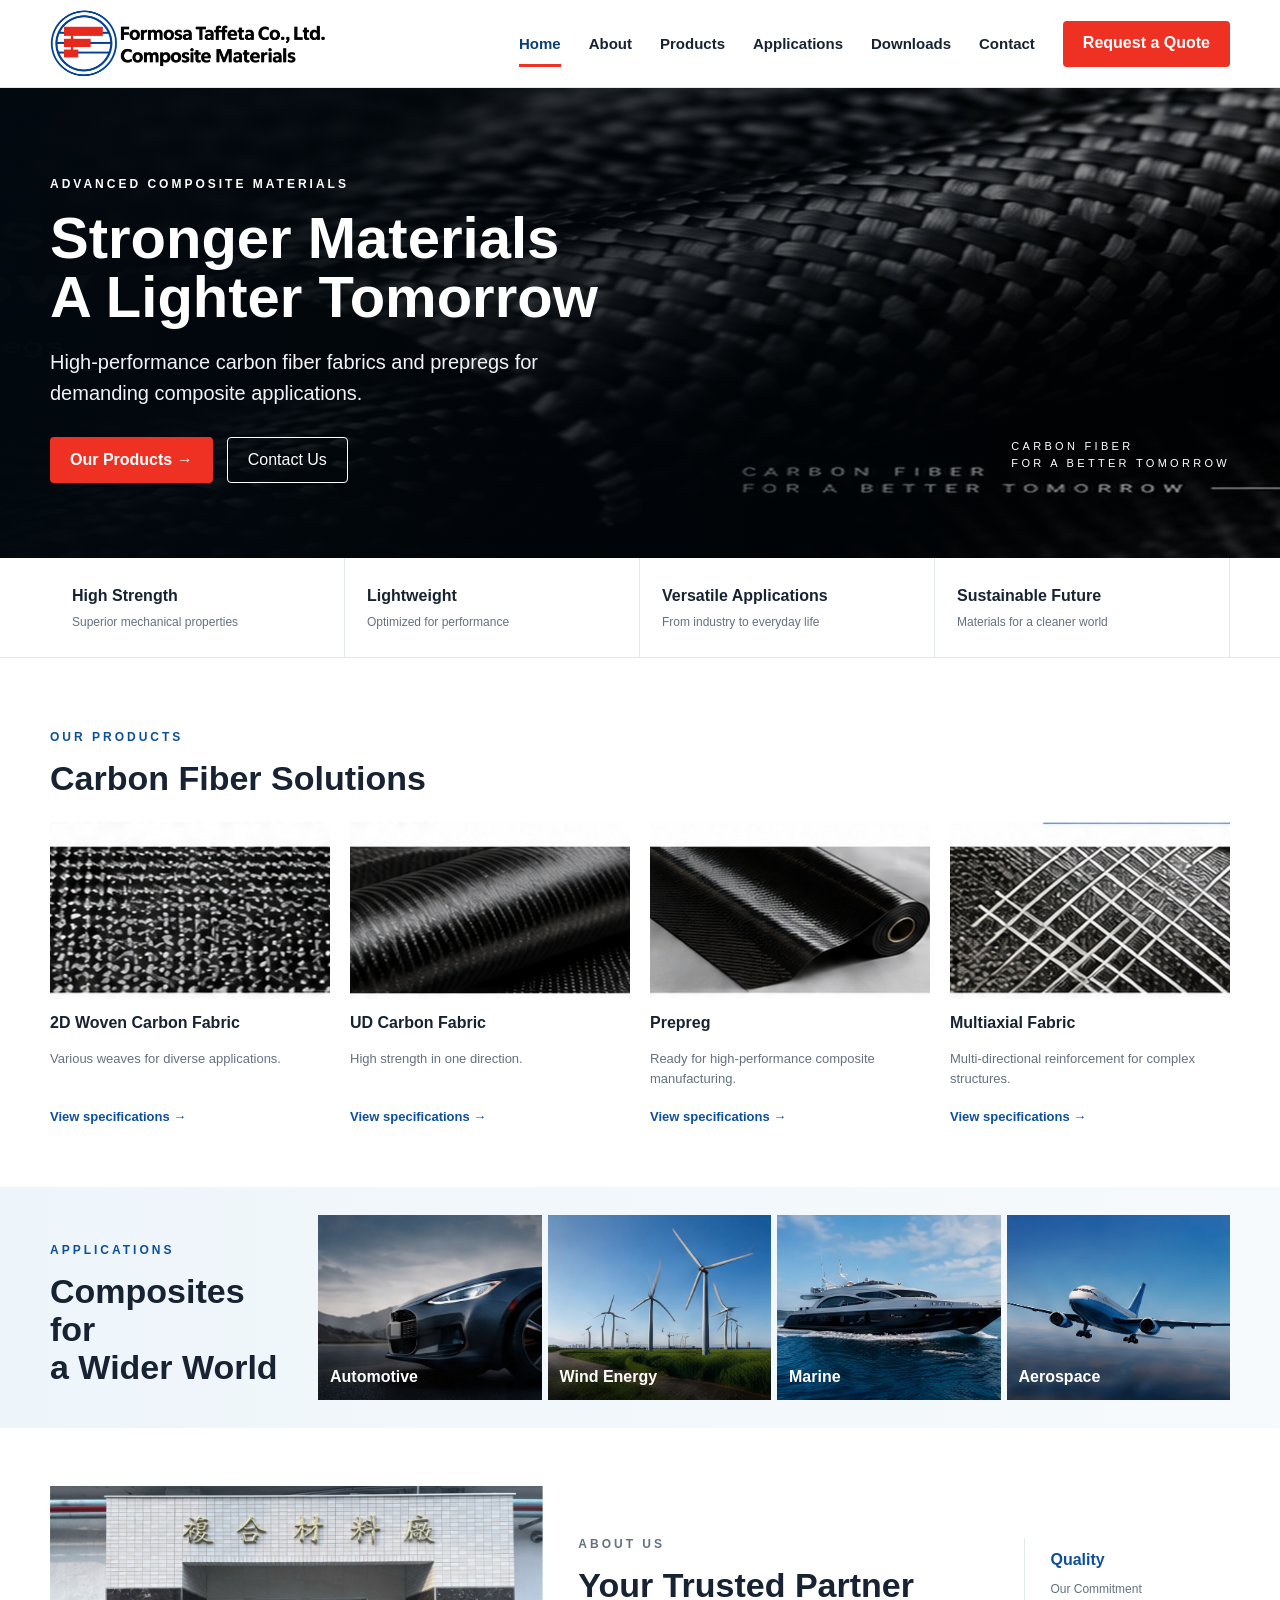
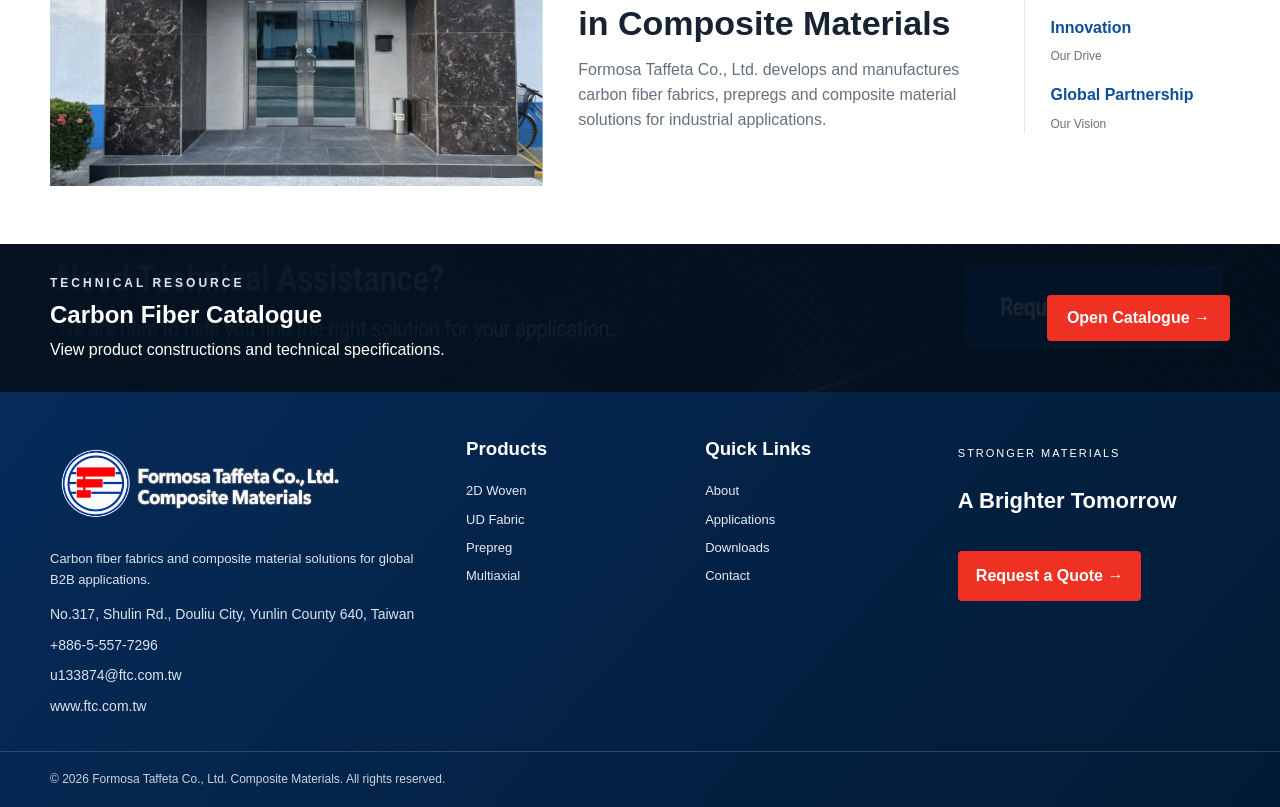
<file: index.html>
<!doctype html>
<html lang="en">
<head>
  <meta charset="utf-8">
  <meta name="viewport" content="width=device-width, initial-scale=1">
  <meta name="description" content="Formosa Taffeta composite materials: 2D woven carbon fabric, UD fabric, prepreg and multiaxial fabric for B2B applications.">
  <title>Formosa Taffeta Composite Materials</title>
  <link rel="stylesheet" href="css/style.css">
</head>
<body>
<header class="site-header">
  <div class="site-container header-inner">
    <a class="brand" href="index.html" aria-label="Formosa Taffeta Composite Materials home">
      <img src="images/logo.png" alt="Formosa Taffeta Co., Ltd. Composite Materials">
    </a>
    <button class="menu-toggle" type="button" aria-label="Open navigation" aria-expanded="false">☰</button>
    <nav class="main-nav" aria-label="Primary navigation">
      <a class="active" href="index.html">Home</a>
      <a href="index.html#about">About</a>
      <a href="index.html#products">Products</a>
      <a href="index.html#applications">Applications</a>
      <a href="index.html#downloads">Downloads</a>
      <a href="contact.html">Contact</a>
      <a class="quote-btn" href="request-a-quote.html">Request a Quote</a>
    </nav>
  </div>
</header>

<main class="home-content">
  <section class="home-hero">
    <div class="site-container hero-inner">
      <div class="hero-copy">
        <p class="eyebrow">ADVANCED COMPOSITE MATERIALS</p>
        <h1>Stronger Materials<br>A Lighter Tomorrow</h1>
        <p class="hero-lead">High-performance carbon fiber fabrics and prepregs for demanding composite applications.</p>
        <div class="hero-actions">
          <a class="btn primary" href="#products">Our Products →</a>
          <a class="btn ghost" href="#contact">Contact Us</a>
        </div>
      </div>
      <p class="hero-caption">CARBON FIBER<br>FOR A BETTER TOMORROW</p>
    </div>
  </section>

  <section class="benefit-strip">
    <div class="site-container benefit-grid">
      <article><b>High Strength</b><span>Superior mechanical properties</span></article>
      <article><b>Lightweight</b><span>Optimized for performance</span></article>
      <article><b>Versatile Applications</b><span>From industry to everyday life</span></article>
      <article><b>Sustainable Future</b><span>Materials for a cleaner world</span></article>
    </div>
  </section>

  <section class="section products-section" id="products">
    <div class="site-container">
      <div class="section-head">
        <div><p class="section-kicker">OUR PRODUCTS</p><h2>Carbon Fiber Solutions</h2></div>
      </div>
      <div class="product-grid">
        <article class="product-card">
          <img src="images/product-2d-woven.jpg" alt="2D woven carbon fiber fabric">
          <h3>2D Woven Carbon Fabric</h3><p>Various weaves for diverse applications.</p>
          <a href="product-2d-woven.html">View specifications →</a>
        </article>
        <article class="product-card">
          <img src="images/product-ud.jpg" alt="UD carbon fabric">
          <h3>UD Carbon Fabric</h3><p>High strength in one direction.</p>
          <a href="product-ud.html">View specifications →</a>
        </article>
        <article class="product-card">
          <img src="images/product-prepreg.jpg" alt="Carbon fiber prepreg">
          <h3>Prepreg</h3><p>Ready for high-performance composite manufacturing.</p>
          <a href="product-prepreg.html">View specifications →</a>
        </article>
        <article class="product-card">
          <img src="images/product-multiaxial.jpg" alt="Multiaxial carbon fiber fabric">
          <h3>Multiaxial Fabric</h3><p>Multi-directional reinforcement for complex structures.</p>
          <a href="product-multiaxial.html">View specifications →</a>
        </article>
      </div>
    </div>
  </section>

  <section class="applications-band" id="applications">
    <div class="site-container applications-layout">
      <div class="applications-intro"><p class="section-kicker">APPLICATIONS</p><h2>Composites for<br>a Wider World</h2></div>
      <div class="applications-grid">
        <figure><img src="images/app-automotive.jpg" alt="Automotive composite application"><figcaption>Automotive</figcaption></figure>
        <figure><img src="images/app-wind-energy.jpg" alt="Wind energy composite application"><figcaption>Wind Energy</figcaption></figure>
        <figure><img src="images/app-marine.jpg" alt="Marine composite application"><figcaption>Marine</figcaption></figure>
        <figure><img src="images/app-aerospace.jpg" alt="Aerospace composite application"><figcaption>Aerospace</figcaption></figure>
      </div>
    </div>
  </section>

  <section class="section" id="about">
    <div class="site-container about-grid">
      <img class="about-image" src="images/about-factory.jpg" alt="Formosa Taffeta manufacturing facility">
      <div class="about-copy">
        <p class="section-kicker">ABOUT US</p>
        <h2>Your Trusted Partner<br>in Composite Materials</h2>
        <p>Formosa Taffeta Co., Ltd. develops and manufactures carbon fiber fabrics, prepregs and composite material solutions for industrial applications.</p>
      </div>
      <div class="about-values"><b>Quality</b><span>Our Commitment</span><b>Innovation</b><span>Our Drive</span><b>Global Partnership</b><span>Our Vision</span></div>
    </div>
  </section>

  <section class="download-band" id="downloads">
    <div class="site-container download-inner">
      <div><p class="section-kicker light">TECHNICAL RESOURCE</p><h2>Carbon Fiber Catalogue</h2><p>View product constructions and technical specifications.</p></div>
      <a class="btn primary" href="FTC_Carbon_Fiber_Catalogue.pdf" target="_blank" rel="noopener">Open Catalogue →</a>
    </div>
  </section>
</main>

<footer class="site-footer" id="contact">
  <div class="site-container footer-main">
    <div class="footer-brand">
      <img src="images/imageslogo-footer.png" alt="Formosa Taffeta Co., Ltd. Composite Materials">
      <p>Carbon fiber fabrics and composite material solutions for global B2B applications.</p>
      <div class="footer-contact">
        <span>No.317, Shulin Rd., Douliu City, Yunlin County 640, Taiwan</span>
        <a href="tel:+88655577296">+886-5-557-7296</a>
        <a href="mailto:u133874@ftc.com.tw">u133874@ftc.com.tw</a>
        <a href="https://www.ftc.com.tw/" target="_blank" rel="noopener">www.ftc.com.tw</a>
      </div>
    </div>
    <div class="footer-col">
      <h3>Products</h3>
      <a href="product-2d-woven.html">2D Woven</a>
      <a href="product-ud.html">UD Fabric</a>
      <a href="product-prepreg.html">Prepreg</a>
      <a href="product-multiaxial.html">Multiaxial</a>
    </div>
    <div class="footer-col">
      <h3>Quick Links</h3>
      <a href="index.html#about">About</a>
      <a href="index.html#applications">Applications</a>
      <a href="index.html#downloads">Downloads</a>
      <a href="contact.html">Contact</a>
    </div>
    <div class="footer-cta">
      <p class="footer-eyebrow">STRONGER MATERIALS</p>
      <h3>A Brighter Tomorrow</h3>
      <a class="footer-quote" href="request-a-quote.html">Request a Quote →</a>
    </div>
  </div>
  <div class="footer-bottom">
    <div class="site-container footer-bottom-inner">
      <span>© 2026 Formosa Taffeta Co., Ltd. Composite Materials. All rights reserved.</span>
    </div>
  </div>
</footer>
<script>
const menuToggle = document.querySelector('.menu-toggle');
const mainNav = document.querySelector('.main-nav');
if (menuToggle && mainNav) {
  menuToggle.addEventListener('click', () => {
    const open = mainNav.classList.toggle('open');
    menuToggle.setAttribute('aria-expanded', open ? 'true' : 'false');
  });
}
</script>
</body>
</html>
</file>
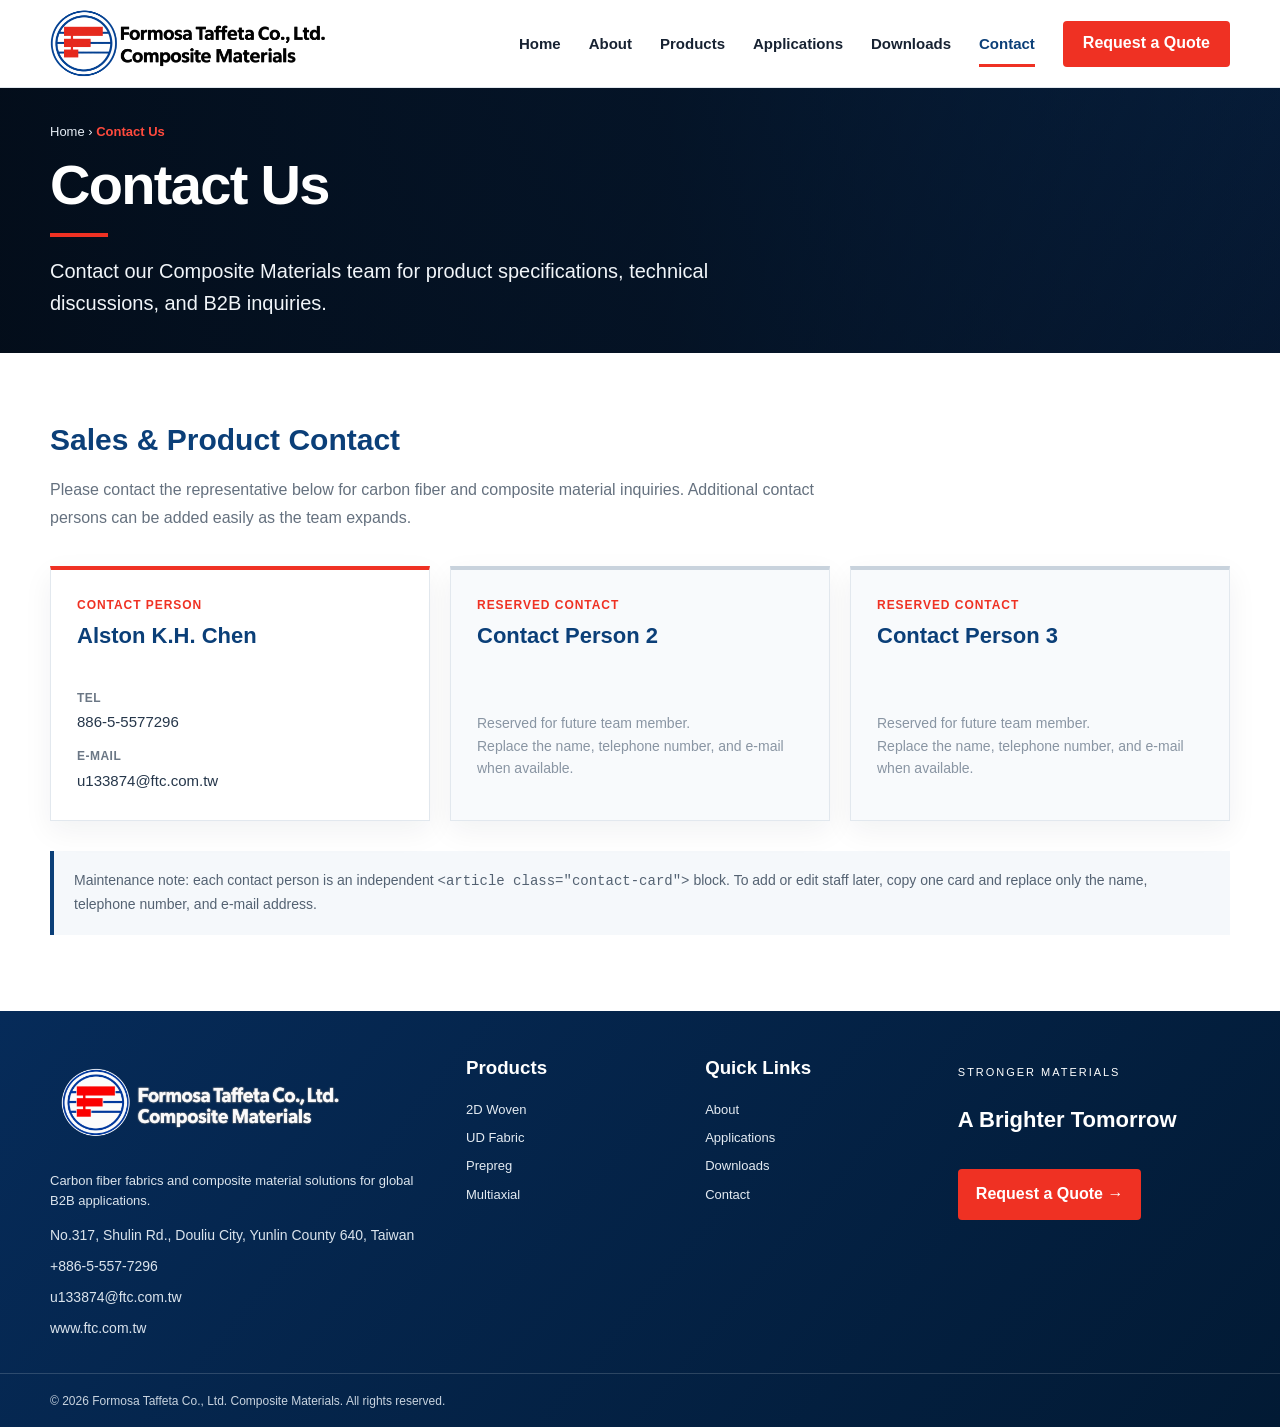
<file: contact.html>
<!doctype html>
<html lang="en">
<head>
  <meta charset="utf-8">
  <meta name="viewport" content="width=device-width,initial-scale=1">
  <meta name="description" content="Contact Formosa Taffeta Co., Ltd. Composite Materials for carbon fiber and composite material inquiries.">
  <title>Contact Us | Formosa Taffeta Composite Materials</title>
  <link rel="stylesheet" href="css/style.css">

  <style>
    .contact-hero{
      min-height:265px;
      display:flex;
      align-items:center;
      color:#fff;
      background:
        linear-gradient(90deg,rgba(3,11,22,.95),rgba(3,11,22,.76) 52%,rgba(3,11,22,.30)),
        linear-gradient(135deg,#0b3f78,#071d3b);
    }
    .contact-hero h1{
      margin:12px 0 0;
      font-size:56px;
      font-weight:800;
      line-height:1.05;
      letter-spacing:-.03em;
    }
    .contact-hero .breadcrumb{
      margin:0 0 14px;
      font-size:13px;
      color:#e7eef6;
    }
    .contact-hero .breadcrumb strong{color:#ff4a3d}
    .contact-hero .accent-line{
      width:58px;
      height:4px;
      background:var(--red);
      margin:18px 0;
    }
    .contact-hero p:last-child{
      margin:0;
      max-width:720px;
      font-size:20px;
      line-height:1.6;
      color:#f1f5f9;
    }

    .contact-main{
      padding:64px 0 76px;
      background:#fff;
    }
    .contact-intro{
      max-width:780px;
      margin-bottom:34px;
    }
    .contact-intro h2{
      margin:0 0 12px;
      color:var(--navy);
      font-size:30px;
      font-weight:800;
    }
    .contact-intro p{
      margin:0;
      color:var(--muted);
      font-size:16px;
      line-height:1.75;
    }

    .contact-grid{
      display:grid;
      grid-template-columns:repeat(3,1fr);
      gap:20px;
      align-items:stretch;
    }
    .contact-card{
      border:1px solid var(--line);
      background:#fff;
      padding:26px;
      min-height:255px;
      box-shadow:0 10px 28px rgba(10,32,58,.06);
      display:flex;
      flex-direction:column;
    }
    .contact-card.primary{
      border-top:4px solid var(--red);
    }
    .contact-card.placeholder{
      border-top:4px solid #c8d2dc;
      background:#f8fafc;
    }
    .contact-card .role{
      margin:0 0 8px;
      color:var(--red);
      font-size:12px;
      font-weight:800;
      letter-spacing:.08em;
      text-transform:uppercase;
    }
    .contact-card h3{
      margin:0 0 18px;
      color:var(--navy);
      font-size:22px;
      line-height:1.3;
    }
    .contact-detail{
      display:grid;
      gap:12px;
      margin-top:auto;
    }
    .contact-detail span{
      display:block;
      color:#6b7785;
      font-size:12px;
      font-weight:700;
      text-transform:uppercase;
      letter-spacing:.04em;
      margin-bottom:3px;
    }
    .contact-detail a,
    .contact-detail p{
      margin:0;
      color:#25364a;
      font-size:15px;
      line-height:1.55;
      word-break:break-word;
    }
    .contact-detail a:hover{
      color:var(--red);
    }
    .placeholder-note{
      margin-top:auto;
      color:#8995a3;
      font-size:14px;
      line-height:1.6;
    }

    .contact-note{
      margin-top:30px;
      padding:18px 20px;
      border-left:4px solid var(--navy);
      background:#f5f8fb;
      color:#546272;
      font-size:14px;
      line-height:1.7;
    }

    @media(max-width:900px){
      .contact-hero h1{font-size:44px}
      .contact-grid{grid-template-columns:1fr 1fr}
    }

    @media(max-width:650px){
      .contact-hero{min-height:235px}
      .contact-hero h1{font-size:36px}
      .contact-hero p:last-child{font-size:17px}
      .contact-main{padding:48px 0 58px}
      .contact-grid{grid-template-columns:1fr}
    }
  </style>
</head>

<body>
<header class="site-header">
  <div class="site-container header-inner">
    <a class="brand" href="index.html" aria-label="Formosa Taffeta Composite Materials home">
      <img src="images/logo.png" alt="Formosa Taffeta Co., Ltd. Composite Materials">
    </a>
    <button class="menu-toggle" type="button" aria-label="Open navigation" aria-expanded="false">☰</button>
    <nav class="main-nav" aria-label="Primary navigation">
      <a href="index.html">Home</a>
      <a href="index.html#about">About</a>
      <a href="index.html#products">Products</a>
      <a href="index.html#applications">Applications</a>
      <a href="index.html#downloads">Downloads</a>
      <a class="active" href="contact.html">Contact</a>
      <a class="quote-btn" href="contact.html">Request a Quote</a>
    </nav>
  </div>
</header>

<main>
  <section class="contact-hero">
    <div class="site-container">
      <p class="breadcrumb">Home › <strong>Contact Us</strong></p>
      <h1>Contact Us</h1>
      <div class="accent-line"></div>
      <p>Contact our Composite Materials team for product specifications, technical discussions, and B2B inquiries.</p>
    </div>
  </section>

  <section class="contact-main">
    <div class="site-container">
      <div class="contact-intro">
        <h2>Sales & Product Contact</h2>
        <p>
          Please contact the representative below for carbon fiber and composite material inquiries.
          Additional contact persons can be added easily as the team expands.
        </p>
      </div>

      <div class="contact-grid">

        <!-- Contact Person 1 -->
        <article class="contact-card primary">
          <p class="role">Contact Person</p>
          <h3>Alston K.H. Chen</h3>

          <div class="contact-detail">
            <div>
              <span>Tel</span>
              <a href="tel:+88655577296">886-5-5577296</a>
            </div>

            <div>
              <span>E-mail</span>
              <a href="mailto:u133874@ftc.com.tw">u133874@ftc.com.tw</a>
            </div>
          </div>
        </article>

        <!-- Contact Person 2 - Reserved -->
        <article class="contact-card placeholder">
          <p class="role">Reserved Contact</p>
          <h3>Contact Person 2</h3>
          <p class="placeholder-note">
            Reserved for future team member.<br>
            Replace the name, telephone number, and e-mail when available.
          </p>
        </article>

        <!-- Contact Person 3 - Reserved -->
        <article class="contact-card placeholder">
          <p class="role">Reserved Contact</p>
          <h3>Contact Person 3</h3>
          <p class="placeholder-note">
            Reserved for future team member.<br>
            Replace the name, telephone number, and e-mail when available.
          </p>
        </article>

      </div>

      <div class="contact-note">
        Maintenance note: each contact person is an independent
        <code>&lt;article class="contact-card"&gt;</code> block.
        To add or edit staff later, copy one card and replace only the name, telephone number, and e-mail address.
      </div>
    </div>
  </section>
</main>

<footer class="site-footer" id="contact">
  <div class="site-container footer-main">
    <div class="footer-brand">
      <img class="footer-logo" src="images/imageslogo-footer.png" alt="Formosa Taffeta Co., Ltd. Composite Materials">
      <p>Carbon fiber fabrics and composite material solutions for global B2B applications.</p>
      <div class="footer-contact">
        <span>No.317, Shulin Rd., Douliu City, Yunlin County 640, Taiwan</span>
        <a href="tel:+88655577296">+886-5-557-7296</a>
        <a href="mailto:u133874@ftc.com.tw">u133874@ftc.com.tw</a>
        <a href="https://www.ftc.com.tw/" target="_blank" rel="noopener">www.ftc.com.tw</a>
      </div>
    </div>
    <div class="footer-col">
      <h3>Products</h3>
      <a href="product-2d-woven.html">2D Woven</a>
      <a href="product-ud.html">UD Fabric</a>
      <a href="product-prepreg.html">Prepreg</a>
      <a href="product-multiaxial.html">Multiaxial</a>
    </div>
    <div class="footer-col">
      <h3>Quick Links</h3>
      <a href="index.html#about">About</a>
      <a href="index.html#applications">Applications</a>
      <a href="index.html#downloads">Downloads</a>
      <a href="contact.html">Contact</a>
    </div>
    <div class="footer-cta">
      <p class="footer-eyebrow">STRONGER MATERIALS</p>
      <h3>A Brighter Tomorrow</h3>
      <a class="footer-quote" href="contact.html">Request a Quote →</a>
    </div>
  </div>
  <div class="footer-bottom">
    <div class="site-container footer-bottom-inner">
      <span>© 2026 Formosa Taffeta Co., Ltd. Composite Materials. All rights reserved.</span>
    </div>
  </div>
</footer>

<script>
const menuToggle=document.querySelector('.menu-toggle');
const mainNav=document.querySelector('.main-nav');
if(menuToggle&&mainNav){
  menuToggle.addEventListener('click',()=>{
    const open=mainNav.classList.toggle('open');
    menuToggle.setAttribute('aria-expanded',open?'true':'false');
  });
}
</script>
</body>
</html>
</file>
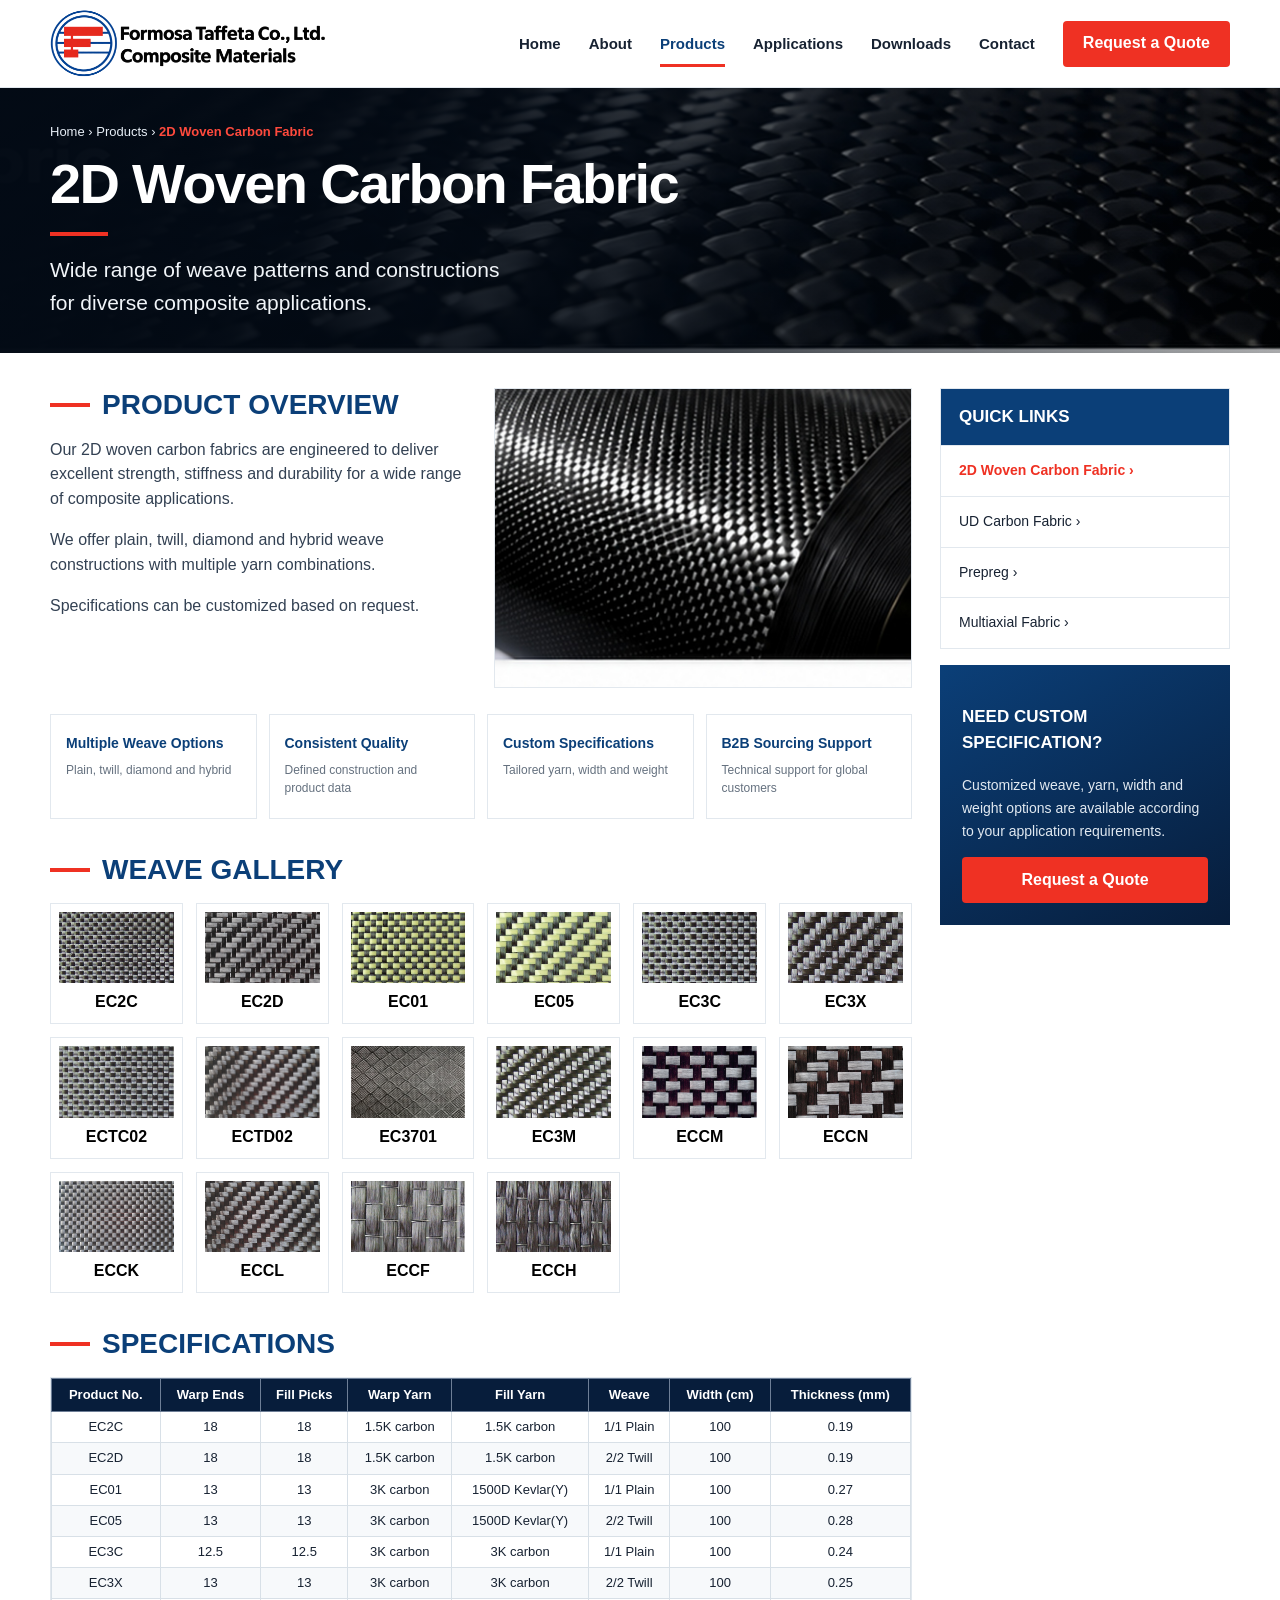
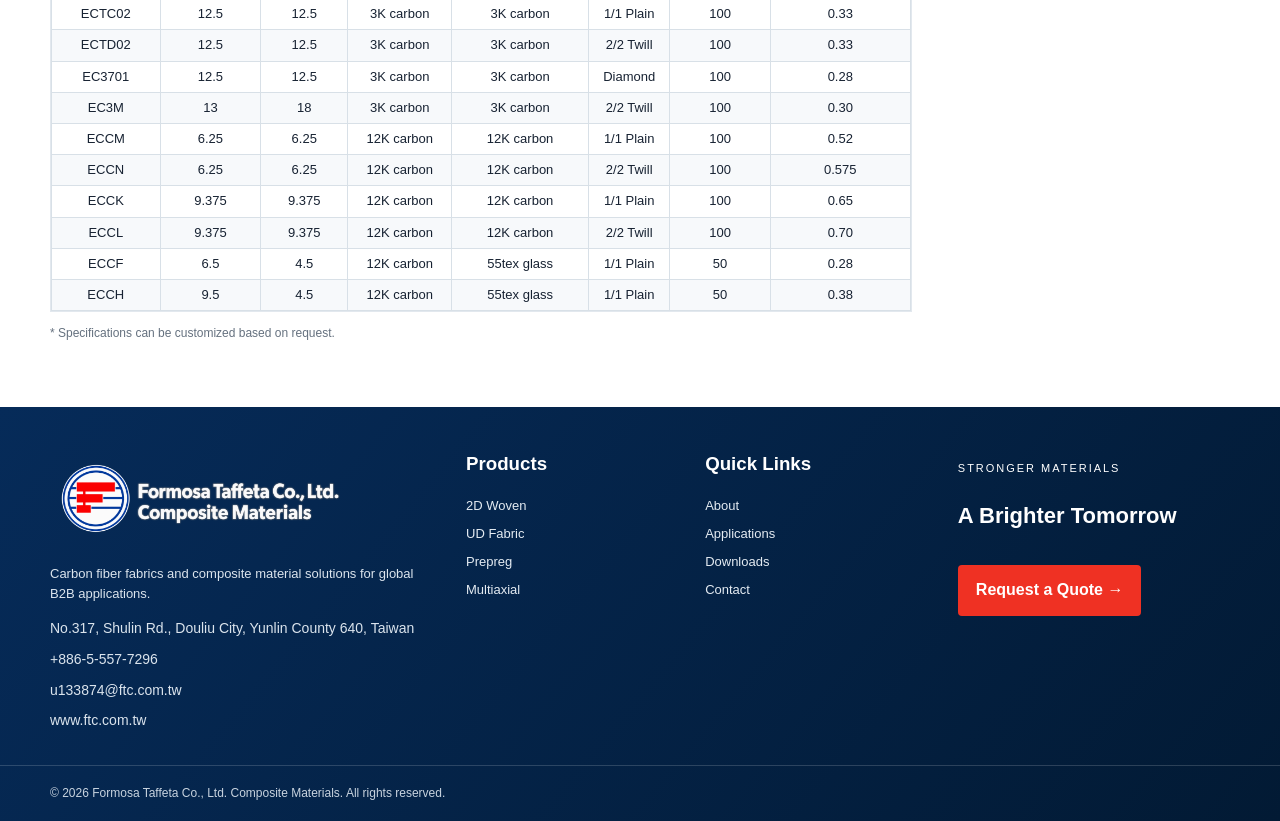
<file: product-2d-woven.html>
<!doctype html>
<html lang="en">
<head>
  <meta charset="utf-8">
  <meta name="viewport" content="width=device-width, initial-scale=1">
  <meta name="description" content="2D Woven Carbon Fabric by Formosa Taffeta: weave gallery, construction options and product specifications.">
  <title>2D Woven Carbon Fabric | Formosa Taffeta Composite Materials</title>
  <link rel="stylesheet" href="css/style.css">
</head>
<body>
<header class="site-header">
  <div class="site-container header-inner">
    <a class="brand" href="index.html" aria-label="Formosa Taffeta Composite Materials home">
      <img src="images/logo.png" alt="Formosa Taffeta Co., Ltd. Composite Materials">
    </a>
    <button class="menu-toggle" type="button" aria-label="Open navigation" aria-expanded="false">☰</button>
    <nav class="main-nav" aria-label="Primary navigation">
      <a href="index.html">Home</a>
      <a href="index.html#about">About</a>
      <a class="active" href="index.html#products">Products</a>
      <a href="index.html#applications">Applications</a>
      <a href="index.html#downloads">Downloads</a>
      <a href="index.html#contact">Contact</a>
      <a class="quote-btn" href="index.html#contact">Request a Quote</a>
    </nav>
  </div>
</header>

<main class="woven-page">
  <section class="product-hero product-2d">
    <div class="site-container">
      <p class="breadcrumb">Home › Products › <strong>2D Woven Carbon Fabric</strong></p>
      <h1>2D Woven Carbon Fabric</h1><div class="accent-line"></div>
      <p>Wide range of weave patterns and constructions<br>for diverse composite applications.</p>
    </div>
  </section>

  <section class="woven-main">
    <div class="site-container product-layout">
      <div>
        <section class="overview-grid">
          <div>
            <h2 class="product-title">Product Overview</h2>
            <p>Our 2D woven carbon fabrics are engineered to deliver excellent strength, stiffness and durability for a wide range of composite applications.</p>
            <p>We offer plain, twill, diamond and hybrid weave constructions with multiple yarn combinations.</p>
            <p>Specifications can be customized based on request.</p>
          </div>
          <img class="overview-image" src="images/product-2d/overview.jpg" alt="2D woven carbon fabric roll">
        </section>

        <section class="feature-grid">
          <article><b>Multiple Weave Options</b><span>Plain, twill, diamond and hybrid</span></article>
          <article><b>Consistent Quality</b><span>Defined construction and product data</span></article>
          <article><b>Custom Specifications</b><span>Tailored yarn, width and weight</span></article>
          <article><b>B2B Sourcing Support</b><span>Technical support for global customers</span></article>
        </section>

        <section class="gallery-section">
          <h2 class="product-title">Weave Gallery</h2>
          <div class="weave-grid"><button class="weave-card" data-code="EC2C"><img src="images/product-2d/EC2C.jpg" alt="EC2C carbon fiber weave sample"><strong>EC2C</strong></button>
<button class="weave-card" data-code="EC2D"><img src="images/product-2d/EC2D.jpg" alt="EC2D carbon fiber weave sample"><strong>EC2D</strong></button>
<button class="weave-card" data-code="EC01"><img src="images/product-2d/EC01.jpg" alt="EC01 carbon fiber weave sample"><strong>EC01</strong></button>
<button class="weave-card" data-code="EC05"><img src="images/product-2d/EC05.jpg" alt="EC05 carbon fiber weave sample"><strong>EC05</strong></button>
<button class="weave-card" data-code="EC3C"><img src="images/product-2d/EC3C.jpg" alt="EC3C carbon fiber weave sample"><strong>EC3C</strong></button>
<button class="weave-card" data-code="EC3X"><img src="images/product-2d/EC3X.jpg" alt="EC3X carbon fiber weave sample"><strong>EC3X</strong></button>
<button class="weave-card" data-code="ECTC02"><img src="images/product-2d/ECTC02.jpg" alt="ECTC02 carbon fiber weave sample"><strong>ECTC02</strong></button>
<button class="weave-card" data-code="ECTD02"><img src="images/product-2d/ECTD02.jpg" alt="ECTD02 carbon fiber weave sample"><strong>ECTD02</strong></button>
<button class="weave-card" data-code="EC3701"><img src="images/product-2d/EC3701.jpg" alt="EC3701 carbon fiber weave sample"><strong>EC3701</strong></button>
<button class="weave-card" data-code="EC3M"><img src="images/product-2d/EC3M.jpg" alt="EC3M carbon fiber weave sample"><strong>EC3M</strong></button>
<button class="weave-card" data-code="ECCM"><img src="images/product-2d/ECCM.jpg" alt="ECCM carbon fiber weave sample"><strong>ECCM</strong></button>
<button class="weave-card" data-code="ECCN"><img src="images/product-2d/ECCN.jpg" alt="ECCN carbon fiber weave sample"><strong>ECCN</strong></button>
<button class="weave-card" data-code="ECCK"><img src="images/product-2d/ECCK.jpg" alt="ECCK carbon fiber weave sample"><strong>ECCK</strong></button>
<button class="weave-card" data-code="ECCL"><img src="images/product-2d/ECCL.jpg" alt="ECCL carbon fiber weave sample"><strong>ECCL</strong></button>
<button class="weave-card" data-code="ECCF"><img src="images/product-2d/ECCF.jpg" alt="ECCF carbon fiber weave sample"><strong>ECCF</strong></button>
<button class="weave-card" data-code="ECCH"><img src="images/product-2d/ECCH.jpg" alt="ECCH carbon fiber weave sample"><strong>ECCH</strong></button></div>
        </section>

        <section class="spec-section" id="specifications">
          <h2 class="product-title">Specifications</h2>
          <div class="table-wrap">
            <table>
              <thead><tr><th>Product No.</th><th>Warp Ends</th><th>Fill Picks</th><th>Warp Yarn</th><th>Fill Yarn</th><th>Weave</th><th>Width (cm)</th><th>Thickness (mm)</th><th>Weight (g/m²)</th></tr></thead>
              <tbody><tr><td>EC2C</td><td>18</td><td>18</td><td>1.5K carbon</td><td>1.5K carbon</td><td>1/1 Plain</td><td>100</td><td>0.19</td><td>144.0</td></tr>
<tr><td>EC2D</td><td>18</td><td>18</td><td>1.5K carbon</td><td>1.5K carbon</td><td>2/2 Twill</td><td>100</td><td>0.19</td><td>144.0</td></tr>
<tr><td>EC01</td><td>13</td><td>13</td><td>3K carbon</td><td>1500D Kevlar(Y)</td><td>1/1 Plain</td><td>100</td><td>0.27</td><td>190.8</td></tr>
<tr><td>EC05</td><td>13</td><td>13</td><td>3K carbon</td><td>1500D Kevlar(Y)</td><td>2/2 Twill</td><td>100</td><td>0.28</td><td>190.8</td></tr>
<tr><td>EC3C</td><td>12.5</td><td>12.5</td><td>3K carbon</td><td>3K carbon</td><td>1/1 Plain</td><td>100</td><td>0.24</td><td>200.0</td></tr>
<tr><td>EC3X</td><td>13</td><td>13</td><td>3K carbon</td><td>3K carbon</td><td>2/2 Twill</td><td>100</td><td>0.25</td><td>208.0</td></tr>
<tr><td>ECTC02</td><td>12.5</td><td>12.5</td><td>3K carbon</td><td>3K carbon</td><td>1/1 Plain</td><td>100</td><td>0.33</td><td>200.0</td></tr>
<tr><td>ECTD02</td><td>12.5</td><td>12.5</td><td>3K carbon</td><td>3K carbon</td><td>2/2 Twill</td><td>100</td><td>0.33</td><td>200.0</td></tr>
<tr><td>EC3701</td><td>12.5</td><td>12.5</td><td>3K carbon</td><td>3K carbon</td><td>Diamond</td><td>100</td><td>0.28</td><td>200.0</td></tr>
<tr><td>EC3M</td><td>13</td><td>18</td><td>3K carbon</td><td>3K carbon</td><td>2/2 Twill</td><td>100</td><td>0.30</td><td>248.0</td></tr>
<tr><td>ECCM</td><td>6.25</td><td>6.25</td><td>12K carbon</td><td>12K carbon</td><td>1/1 Plain</td><td>100</td><td>0.52</td><td>400.0</td></tr>
<tr><td>ECCN</td><td>6.25</td><td>6.25</td><td>12K carbon</td><td>12K carbon</td><td>2/2 Twill</td><td>100</td><td>0.575</td><td>400.0</td></tr>
<tr><td>ECCK</td><td>9.375</td><td>9.375</td><td>12K carbon</td><td>12K carbon</td><td>1/1 Plain</td><td>100</td><td>0.65</td><td>600.0</td></tr>
<tr><td>ECCL</td><td>9.375</td><td>9.375</td><td>12K carbon</td><td>12K carbon</td><td>2/2 Twill</td><td>100</td><td>0.70</td><td>600.0</td></tr>
<tr><td>ECCF</td><td>6.5</td><td>4.5</td><td>12K carbon</td><td>55tex glass</td><td>1/1 Plain</td><td>50</td><td>0.28</td><td>217.9</td></tr>
<tr><td>ECCH</td><td>9.5</td><td>4.5</td><td>12K carbon</td><td>55tex glass</td><td>1/1 Plain</td><td>50</td><td>0.38</td><td>313.9</td></tr></tbody>
            </table>
          </div>
          <p class="spec-note">* Specifications can be customized based on request.</p>
        </section>
      </div>

      <aside class="product-sidebar">
  <div class="side-card">
    <h3>Quick Links</h3>
    <a class="active" href="product-2d-woven.html">2D Woven Carbon Fabric ›</a>
<a href="product-ud.html">UD Carbon Fabric ›</a>
<a href="product-prepreg.html">Prepreg ›</a>
<a href="product-multiaxial.html">Multiaxial Fabric ›</a>
  </div>
  <div class="custom-card">
    <h3>Need Custom Specification?</h3>
    <p>Customized weave, yarn, width and weight options are available according to your application requirements.</p>
    <a class="btn primary" href="index.html#contact">Request a Quote</a>
  </div>
</aside>
    </div>
  </section>
</main>

<footer class="site-footer" id="contact">
  <div class="site-container footer-main">
    <div class="footer-brand">
      <img src="images/imageslogo-footer.png" alt="Formosa Taffeta Co., Ltd. Composite Materials">
      <p>Carbon fiber fabrics and composite material solutions for global B2B applications.</p>
      <div class="footer-contact">
        <span>No.317, Shulin Rd., Douliu City, Yunlin County 640, Taiwan</span>
        <a href="tel:+88655577296">+886-5-557-7296</a>
        <a href="mailto:u133874@ftc.com.tw">u133874@ftc.com.tw</a>
        <a href="https://www.ftc.com.tw/" target="_blank" rel="noopener">www.ftc.com.tw</a>
      </div>
    </div>
    <div class="footer-col">
      <h3>Products</h3>
      <a href="product-2d-woven.html">2D Woven</a>
      <a href="product-ud.html">UD Fabric</a>
      <a href="product-prepreg.html">Prepreg</a>
      <a href="product-multiaxial.html">Multiaxial</a>
    </div>
    <div class="footer-col">
      <h3>Quick Links</h3>
      <a href="index.html#about">About</a>
      <a href="index.html#applications">Applications</a>
      <a href="index.html#downloads">Downloads</a>
      <a href="index.html#contact">Contact</a>
    </div>
    <div class="footer-cta">
      <p class="footer-eyebrow">STRONGER MATERIALS</p>
      <h3>A Brighter Tomorrow</h3>
      <a class="footer-quote" href="index.html#contact">Request a Quote →</a>
    </div>
  </div>
  <div class="footer-bottom">
    <div class="site-container footer-bottom-inner">
      <span>© 2026 Formosa Taffeta Co., Ltd. Composite Materials. All rights reserved.</span>
    </div>
  </div>
</footer>

<div class="lightbox" id="lightbox"><button aria-label="Close">×</button><img alt=""><strong></strong></div>
<script>

const menuToggle = document.querySelector('.menu-toggle');
const mainNav = document.querySelector('.main-nav');
if (menuToggle && mainNav) {
  menuToggle.addEventListener('click', () => {
    const open = mainNav.classList.toggle('open');
    menuToggle.setAttribute('aria-expanded', open ? 'true' : 'false');
  });
}

const lb=document.getElementById('lightbox'), lbImg=lb.querySelector('img'), lbTitle=lb.querySelector('strong');
document.querySelectorAll('.weave-card').forEach(card=>card.addEventListener('click',()=>{
  lbImg.src=card.querySelector('img').src; lbTitle.textContent=card.dataset.code; lb.classList.add('open');
}));
lb.querySelector('button').addEventListener('click',()=>lb.classList.remove('open'));
lb.addEventListener('click',e=>{if(e.target===lb)lb.classList.remove('open')});
</script>
</body>
</html>
</file>
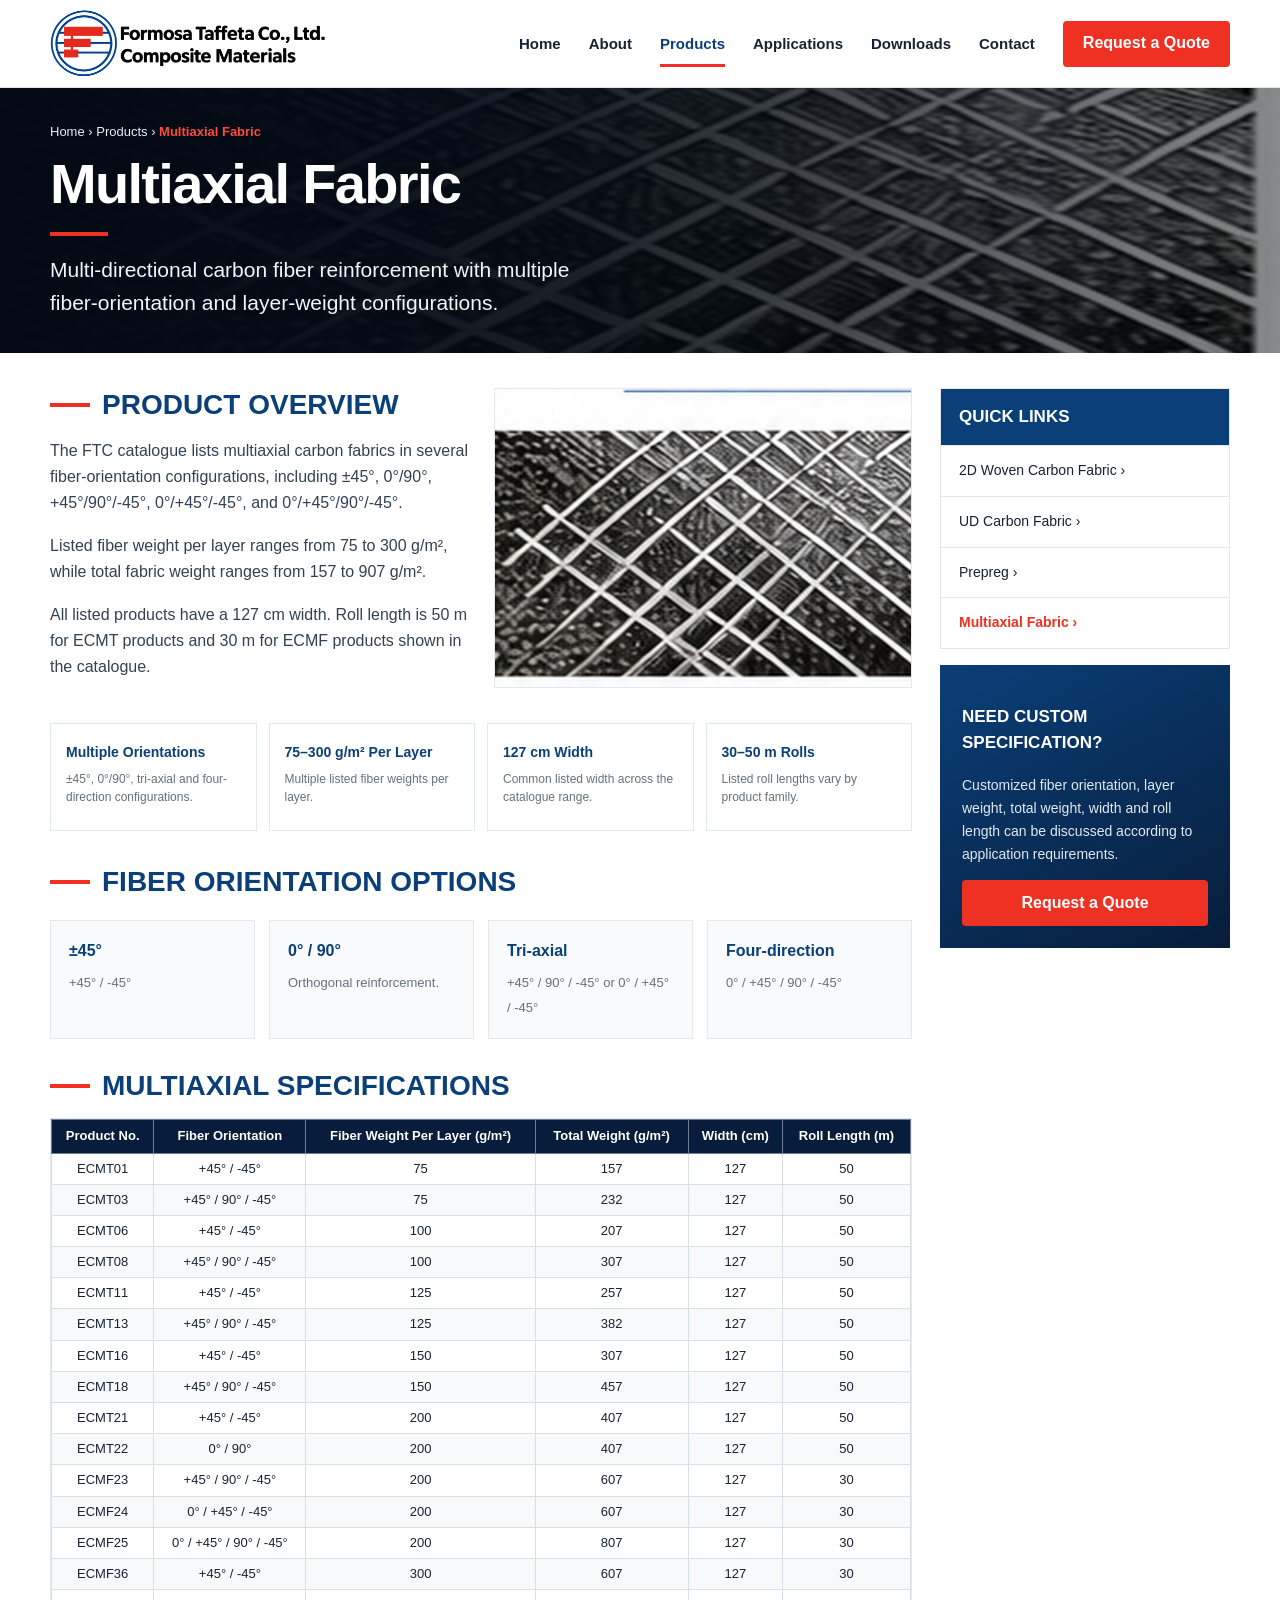
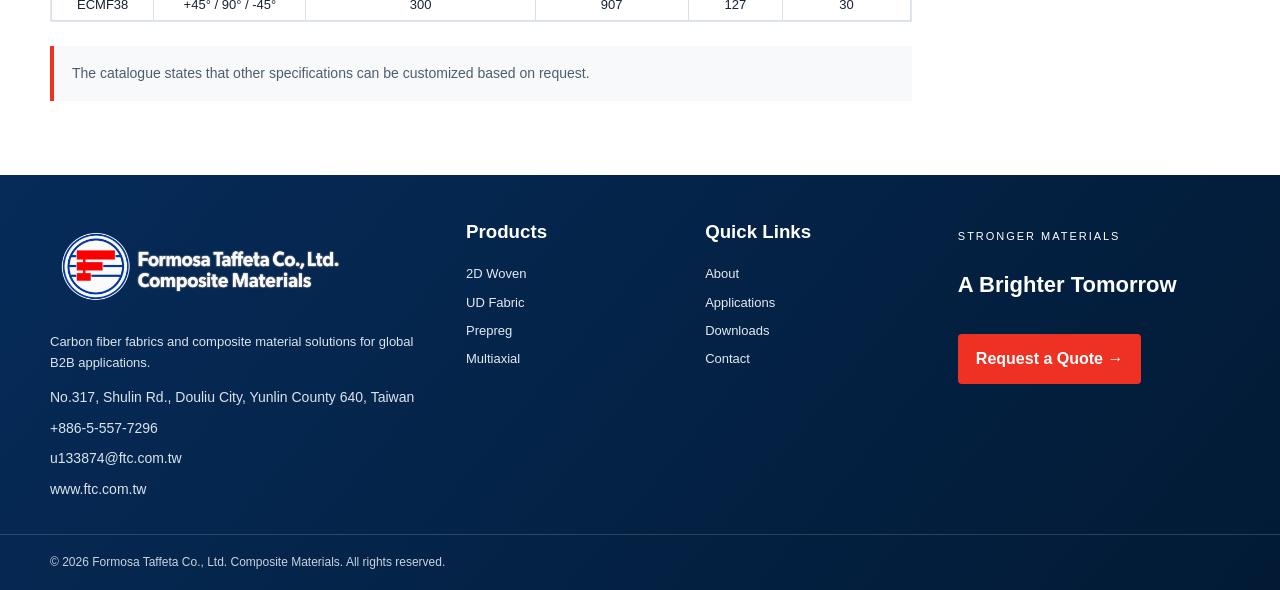
<file: product-multiaxial.html>
<!doctype html>
<html lang="en">
<head>
<meta charset="utf-8">
<meta name="viewport" content="width=device-width,initial-scale=1">
<meta name="description" content="Multiaxial Carbon Fabric by Formosa Taffeta Composite Materials, with fiber orientation, layer weight, total weight, width and roll length specifications.">
<title>Multiaxial Fabric | Formosa Taffeta Composite Materials</title>
<link rel="stylesheet" href="css/style.css">
<style>
.product-hero.product-multiaxial{min-height:265px;color:#fff;display:flex;align-items:center;background:linear-gradient(90deg,rgba(3,11,22,.94),rgba(3,11,22,.72) 46%,rgba(3,11,22,.12)),url("images/product-multiaxial/hero.jpg") center/cover no-repeat}
.multiaxial-overview{display:grid;grid-template-columns:1fr 1fr;gap:26px;align-items:start}
.multiaxial-overview img{width:100%;height:300px;object-fit:cover;border:1px solid var(--line)}
.multiaxial-overview p{color:#334153;font-size:16px;line-height:1.65}
.multiaxial-feature-grid{display:grid;grid-template-columns:repeat(4,1fr);gap:12px;margin:26px 0 34px}
.multiaxial-feature-grid article{border:1px solid var(--line);padding:18px 15px;min-height:108px;background:#fff}
.multiaxial-feature-grid b{display:block;color:var(--navy);font-size:14px;margin-bottom:7px}
.multiaxial-feature-grid span{display:block;color:var(--muted);font-size:12px;line-height:1.5}
.multi-table-wrap{overflow-x:auto;border:1px solid var(--line);margin-bottom:24px}
.multi-table-wrap table{min-width:820px}
.orientation-grid{display:grid;grid-template-columns:repeat(4,1fr);gap:14px;margin:22px 0 30px}
.orientation-card{border:1px solid var(--line);background:#f8fafc;padding:18px}
.orientation-card strong{display:block;color:var(--navy);font-size:16px;margin-bottom:6px}
.orientation-card span{font-size:13px;color:var(--muted);line-height:1.5}
.multi-note{border-left:4px solid var(--red);background:#f7f9fb;padding:16px 18px;margin:22px 0;color:#4e5d6c;font-size:14px;line-height:1.65}
@media(max-width:900px){.multiaxial-overview{grid-template-columns:1fr}.multiaxial-feature-grid{grid-template-columns:repeat(2,1fr)}.orientation-grid{grid-template-columns:repeat(2,1fr)}}
@media(max-width:600px){.multiaxial-feature-grid,.orientation-grid{grid-template-columns:1fr}.multiaxial-overview img{height:240px}}
</style>
</head>
<body>
<header class="site-header">
  <div class="site-container header-inner">
    <a class="brand" href="index.html" aria-label="Formosa Taffeta Composite Materials home">
      <img src="images/logo.png" alt="Formosa Taffeta Co., Ltd. Composite Materials">
    </a>
    <button class="menu-toggle" type="button" aria-label="Open navigation" aria-expanded="false">☰</button>
    <nav class="main-nav" aria-label="Primary navigation">
      <a href="index.html">Home</a>
      <a href="index.html#about">About</a>
      <a class="active" href="index.html#products">Products</a>
      <a href="index.html#applications">Applications</a>
      <a href="index.html#downloads">Downloads</a>
      <a href="index.html#contact">Contact</a>
      <a class="quote-btn" href="index.html#contact">Request a Quote</a>
    </nav>
  </div>
</header>

<main class="woven-page">
<section class="product-hero product-multiaxial">
  <div class="site-container">
    <p class="breadcrumb">Home › Products › <strong>Multiaxial Fabric</strong></p>
    <h1>Multiaxial Fabric</h1>
    <div class="accent-line"></div>
    <p>Multi-directional carbon fiber reinforcement with multiple<br>fiber-orientation and layer-weight configurations.</p>
  </div>
</section>

<section class="woven-main">
<div class="site-container product-layout">
  <div>
    <section class="multiaxial-overview">
      <div>
        <h2 class="product-title">Product Overview</h2>
        <p>The FTC catalogue lists multiaxial carbon fabrics in several fiber-orientation configurations, including ±45°, 0°/90°, +45°/90°/-45°, 0°/+45°/-45°, and 0°/+45°/90°/-45°.</p>
        <p>Listed fiber weight per layer ranges from 75 to 300 g/m², while total fabric weight ranges from 157 to 907 g/m².</p>
        <p>All listed products have a 127 cm width. Roll length is 50 m for ECMT products and 30 m for ECMF products shown in the catalogue.</p>
      </div>
      <img src="images/product-multiaxial/overview.jpg" alt="Multiaxial carbon fiber fabric">
    </section>

    <section class="multiaxial-feature-grid">
      <article><b>Multiple Orientations</b><span>±45°, 0°/90°, tri-axial and four-direction configurations.</span></article>
      <article><b>75–300 g/m² Per Layer</b><span>Multiple listed fiber weights per layer.</span></article>
      <article><b>127 cm Width</b><span>Common listed width across the catalogue range.</span></article>
      <article><b>30–50 m Rolls</b><span>Listed roll lengths vary by product family.</span></article>
    </section>

    <section>
      <h2 class="product-title">Fiber Orientation Options</h2>
      <div class="orientation-grid">
        <article class="orientation-card"><strong>±45°</strong><span>+45° / -45°</span></article>
        <article class="orientation-card"><strong>0° / 90°</strong><span>Orthogonal reinforcement.</span></article>
        <article class="orientation-card"><strong>Tri-axial</strong><span>+45° / 90° / -45° or 0° / +45° / -45°</span></article>
        <article class="orientation-card"><strong>Four-direction</strong><span>0° / +45° / 90° / -45°</span></article>
      </div>
    </section>

    <section id="specifications">
      <h2 class="product-title">Multiaxial Specifications</h2>
      <div class="multi-table-wrap">
        <table>
          <thead><tr>
            <th>Product No.</th>
            <th>Fiber Orientation</th>
            <th>Fiber Weight Per Layer (g/m²)</th>
            <th>Total Weight (g/m²)</th>
            <th>Width (cm)</th>
            <th>Roll Length (m)</th>
          </tr></thead>
          <tbody><tr><td>ECMT01</td><td>+45° / -45°</td><td>75</td><td>157</td><td>127</td><td>50</td></tr>
<tr><td>ECMT03</td><td>+45° / 90° / -45°</td><td>75</td><td>232</td><td>127</td><td>50</td></tr>
<tr><td>ECMT06</td><td>+45° / -45°</td><td>100</td><td>207</td><td>127</td><td>50</td></tr>
<tr><td>ECMT08</td><td>+45° / 90° / -45°</td><td>100</td><td>307</td><td>127</td><td>50</td></tr>
<tr><td>ECMT11</td><td>+45° / -45°</td><td>125</td><td>257</td><td>127</td><td>50</td></tr>
<tr><td>ECMT13</td><td>+45° / 90° / -45°</td><td>125</td><td>382</td><td>127</td><td>50</td></tr>
<tr><td>ECMT16</td><td>+45° / -45°</td><td>150</td><td>307</td><td>127</td><td>50</td></tr>
<tr><td>ECMT18</td><td>+45° / 90° / -45°</td><td>150</td><td>457</td><td>127</td><td>50</td></tr>
<tr><td>ECMT21</td><td>+45° / -45°</td><td>200</td><td>407</td><td>127</td><td>50</td></tr>
<tr><td>ECMT22</td><td>0° / 90°</td><td>200</td><td>407</td><td>127</td><td>50</td></tr>
<tr><td>ECMF23</td><td>+45° / 90° / -45°</td><td>200</td><td>607</td><td>127</td><td>30</td></tr>
<tr><td>ECMF24</td><td>0° / +45° / -45°</td><td>200</td><td>607</td><td>127</td><td>30</td></tr>
<tr><td>ECMF25</td><td>0° / +45° / 90° / -45°</td><td>200</td><td>807</td><td>127</td><td>30</td></tr>
<tr><td>ECMF36</td><td>+45° / -45°</td><td>300</td><td>607</td><td>127</td><td>30</td></tr>
<tr><td>ECMF38</td><td>+45° / 90° / -45°</td><td>300</td><td>907</td><td>127</td><td>30</td></tr></tbody>
        </table>
      </div>

      <div class="multi-note">
        The catalogue states that other specifications can be customized based on request.
      </div>
    </section>
  </div>

  <aside class="product-sidebar">
  <div class="side-card">
    <h3>Quick Links</h3>
    <a href="product-2d-woven.html">2D Woven Carbon Fabric ›</a>
    <a href="product-ud.html">UD Carbon Fabric ›</a>
    <a href="product-prepreg.html">Prepreg ›</a>
    <a class="active" href="product-multiaxial.html">Multiaxial Fabric ›</a>
  </div>
  <div class="custom-card">
    <h3>Need Custom Specification?</h3>
    <p>Customized fiber orientation, layer weight, total weight, width and roll length can be discussed according to application requirements.</p>
    <a class="btn primary" href="index.html#contact">Request a Quote</a>
  </div>
</aside>
</div>
</section>
</main>

<footer class="site-footer" id="contact">
  <div class="site-container footer-main">
    <div class="footer-brand">
      <img src="images/imageslogo-footer.png" alt="Formosa Taffeta Co., Ltd. Composite Materials">
      <p>Carbon fiber fabrics and composite material solutions for global B2B applications.</p>
      <div class="footer-contact">
        <span>No.317, Shulin Rd., Douliu City, Yunlin County 640, Taiwan</span>
        <a href="tel:+88655577296">+886-5-557-7296</a>
        <a href="mailto:u133874@ftc.com.tw">u133874@ftc.com.tw</a>
        <a href="https://www.ftc.com.tw/" target="_blank" rel="noopener">www.ftc.com.tw</a>
      </div>
    </div>
    <div class="footer-col">
      <h3>Products</h3>
      <a href="product-2d-woven.html">2D Woven</a>
      <a href="product-ud.html">UD Fabric</a>
      <a href="product-prepreg.html">Prepreg</a>
      <a href="product-multiaxial.html">Multiaxial</a>
    </div>
    <div class="footer-col">
      <h3>Quick Links</h3>
      <a href="index.html#about">About</a>
      <a href="index.html#applications">Applications</a>
      <a href="index.html#downloads">Downloads</a>
      <a href="index.html#contact">Contact</a>
    </div>
    <div class="footer-cta">
      <p class="footer-eyebrow">STRONGER MATERIALS</p>
      <h3>A Brighter Tomorrow</h3>
      <a class="footer-quote" href="index.html#contact">Request a Quote →</a>
    </div>
  </div>
  <div class="footer-bottom">
    <div class="site-container footer-bottom-inner">
      <span>© 2026 Formosa Taffeta Co., Ltd. Composite Materials. All rights reserved.</span>
    </div>
  </div>
</footer>

<script>
const b=document.querySelector('.menu-toggle'),n=document.querySelector('.main-nav');
if(b&&n){b.addEventListener('click',()=>{const o=n.classList.toggle('open');b.setAttribute('aria-expanded',o?'true':'false')});}
</script>
</body>
</html>
</file>
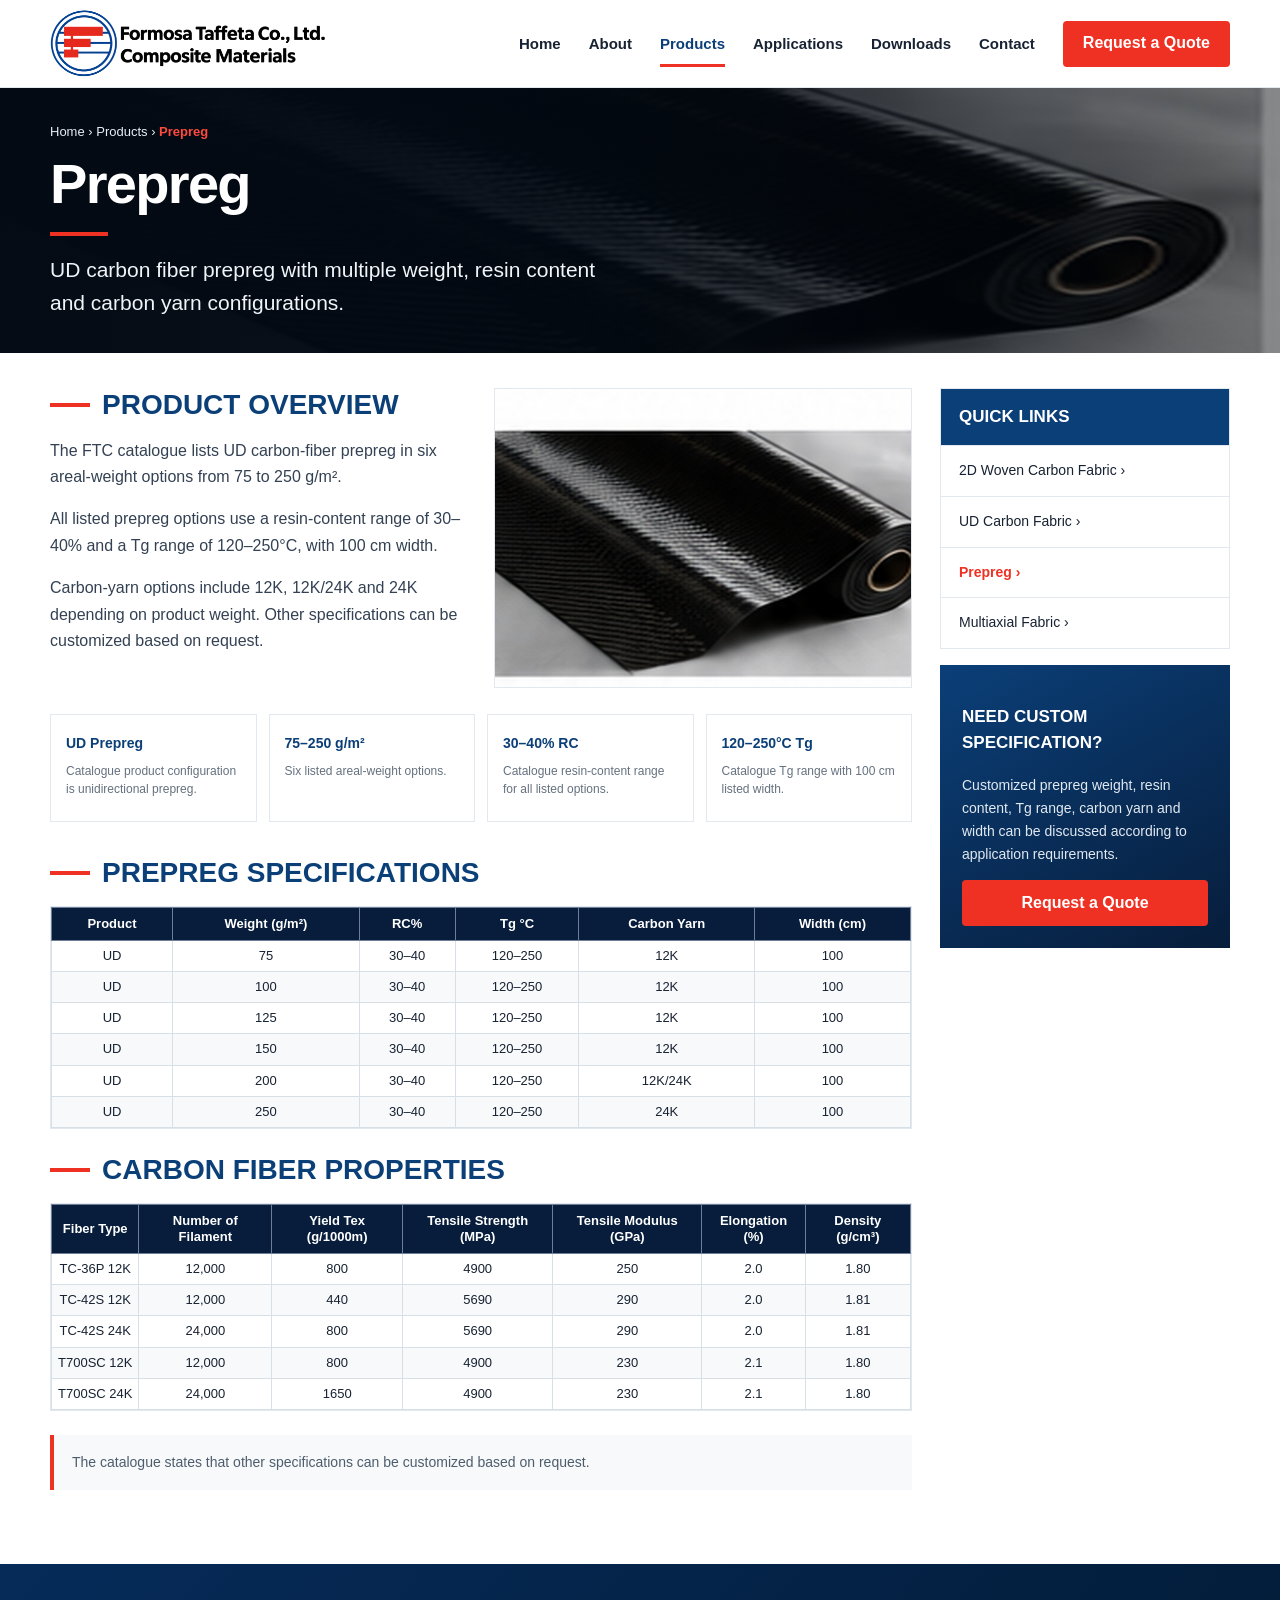
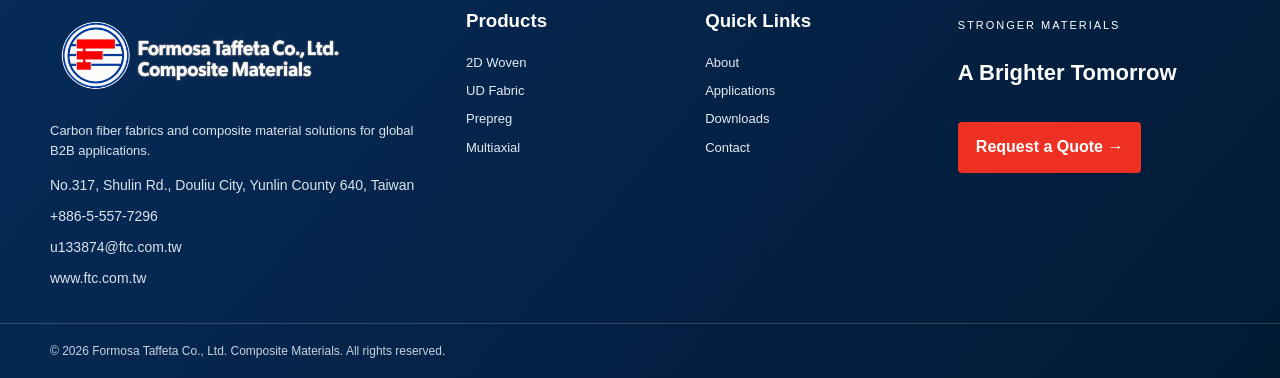
<file: product-prepreg.html>
<!doctype html>
<html lang="en">
<head>
<meta charset="utf-8">
<meta name="viewport" content="width=device-width,initial-scale=1">
<meta name="description" content="Carbon Fiber Prepreg by Formosa Taffeta Composite Materials, with catalogue specifications for UD prepreg weights, resin content, Tg, carbon yarn and width.">
<title>Prepreg | Formosa Taffeta Composite Materials</title>
<link rel="stylesheet" href="css/style.css">
<style>
.product-hero.product-prepreg{min-height:265px;color:#fff;display:flex;align-items:center;background:linear-gradient(90deg,rgba(3,11,22,.94),rgba(3,11,22,.72) 46%,rgba(3,11,22,.12)),url("images/product-prepreg/hero.jpg") center/cover no-repeat}
.prepreg-overview{display:grid;grid-template-columns:1fr 1fr;gap:26px;align-items:start}
.prepreg-overview img{width:100%;height:300px;object-fit:cover;border:1px solid var(--line)}
.prepreg-overview p{color:#334153;font-size:16px;line-height:1.65}
.prepreg-feature-grid{display:grid;grid-template-columns:repeat(4,1fr);gap:12px;margin:26px 0 34px}
.prepreg-feature-grid article{border:1px solid var(--line);padding:18px 15px;min-height:108px;background:#fff}
.prepreg-feature-grid b{display:block;color:var(--navy);font-size:14px;margin-bottom:7px}
.prepreg-feature-grid span{display:block;color:var(--muted);font-size:12px;line-height:1.5}
.prepreg-table-wrap{overflow-x:auto;border:1px solid var(--line);margin-bottom:24px}
.prepreg-table-wrap table{min-width:820px}
.prepreg-note{border-left:4px solid var(--red);background:#f7f9fb;padding:16px 18px;margin:22px 0;color:#4e5d6c;font-size:14px;line-height:1.65}
@media(max-width:900px){.prepreg-overview{grid-template-columns:1fr}.prepreg-feature-grid{grid-template-columns:repeat(2,1fr)}}
@media(max-width:600px){.prepreg-feature-grid{grid-template-columns:1fr}.prepreg-overview img{height:240px}}
</style>
</head>
<body>
<header class="site-header">
  <div class="site-container header-inner">
    <a class="brand" href="index.html" aria-label="Formosa Taffeta Composite Materials home">
      <img src="images/logo.png" alt="Formosa Taffeta Co., Ltd. Composite Materials">
    </a>
    <button class="menu-toggle" type="button" aria-label="Open navigation" aria-expanded="false">☰</button>
    <nav class="main-nav" aria-label="Primary navigation">
      <a href="index.html">Home</a>
      <a href="index.html#about">About</a>
      <a class="active" href="index.html#products">Products</a>
      <a href="index.html#applications">Applications</a>
      <a href="index.html#downloads">Downloads</a>
      <a href="index.html#contact">Contact</a>
      <a class="quote-btn" href="index.html#contact">Request a Quote</a>
    </nav>
  </div>
</header>

<main class="woven-page">
<section class="product-hero product-prepreg">
  <div class="site-container">
    <p class="breadcrumb">Home › Products › <strong>Prepreg</strong></p>
    <h1>Prepreg</h1>
    <div class="accent-line"></div>
    <p>UD carbon fiber prepreg with multiple weight, resin content<br>and carbon yarn configurations.</p>
  </div>
</section>

<section class="woven-main">
<div class="site-container product-layout">
  <div>
    <section class="prepreg-overview">
      <div>
        <h2 class="product-title">Product Overview</h2>
        <p>The FTC catalogue lists UD carbon-fiber prepreg in six areal-weight options from 75 to 250 g/m².</p>
        <p>All listed prepreg options use a resin-content range of 30–40% and a Tg range of 120–250°C, with 100 cm width.</p>
        <p>Carbon-yarn options include 12K, 12K/24K and 24K depending on product weight. Other specifications can be customized based on request.</p>
      </div>
      <img src="images/product-prepreg/overview.jpg" alt="Prepreg production equipment">
    </section>

    <section class="prepreg-feature-grid">
      <article><b>UD Prepreg</b><span>Catalogue product configuration is unidirectional prepreg.</span></article>
      <article><b>75–250 g/m²</b><span>Six listed areal-weight options.</span></article>
      <article><b>30–40% RC</b><span>Catalogue resin-content range for all listed options.</span></article>
      <article><b>120–250°C Tg</b><span>Catalogue Tg range with 100 cm listed width.</span></article>
    </section>

    <section id="specifications">
      <h2 class="product-title">Prepreg Specifications</h2>
      <div class="prepreg-table-wrap">
        <table>
          <thead><tr>
            <th>Product</th><th>Weight (g/m²)</th><th>RC%</th><th>Tg °C</th><th>Carbon Yarn</th><th>Width (cm)</th>
          </tr></thead>
          <tbody><tr><td>UD</td><td>75</td><td>30–40</td><td>120–250</td><td>12K</td><td>100</td></tr>
<tr><td>UD</td><td>100</td><td>30–40</td><td>120–250</td><td>12K</td><td>100</td></tr>
<tr><td>UD</td><td>125</td><td>30–40</td><td>120–250</td><td>12K</td><td>100</td></tr>
<tr><td>UD</td><td>150</td><td>30–40</td><td>120–250</td><td>12K</td><td>100</td></tr>
<tr><td>UD</td><td>200</td><td>30–40</td><td>120–250</td><td>12K/24K</td><td>100</td></tr>
<tr><td>UD</td><td>250</td><td>30–40</td><td>120–250</td><td>24K</td><td>100</td></tr></tbody>
        </table>
      </div>

      <h2 class="product-title">Carbon Fiber Properties</h2>
      <div class="prepreg-table-wrap">
        <table>
          <thead><tr>
            <th>Fiber Type</th><th>Number of Filament</th><th>Yield Tex (g/1000m)</th>
            <th>Tensile Strength (MPa)</th><th>Tensile Modulus (GPa)</th><th>Elongation (%)</th><th>Density (g/cm³)</th>
          </tr></thead>
          <tbody><tr><td>TC-36P 12K</td><td>12,000</td><td>800</td><td>4900</td><td>250</td><td>2.0</td><td>1.80</td></tr>
<tr><td>TC-42S 12K</td><td>12,000</td><td>440</td><td>5690</td><td>290</td><td>2.0</td><td>1.81</td></tr>
<tr><td>TC-42S 24K</td><td>24,000</td><td>800</td><td>5690</td><td>290</td><td>2.0</td><td>1.81</td></tr>
<tr><td>T700SC 12K</td><td>12,000</td><td>800</td><td>4900</td><td>230</td><td>2.1</td><td>1.80</td></tr>
<tr><td>T700SC 24K</td><td>24,000</td><td>1650</td><td>4900</td><td>230</td><td>2.1</td><td>1.80</td></tr></tbody>
        </table>
      </div>

      <div class="prepreg-note">
        The catalogue states that other specifications can be customized based on request.
      </div>
    </section>
  </div>

  <aside class="product-sidebar">
  <div class="side-card">
    <h3>Quick Links</h3>
    <a href="product-2d-woven.html">2D Woven Carbon Fabric ›</a>
    <a href="product-ud.html">UD Carbon Fabric ›</a>
    <a class="active" href="product-prepreg.html">Prepreg ›</a>
    <a href="product-multiaxial.html">Multiaxial Fabric ›</a>
  </div>
  <div class="custom-card">
    <h3>Need Custom Specification?</h3>
    <p>Customized prepreg weight, resin content, Tg range, carbon yarn and width can be discussed according to application requirements.</p>
    <a class="btn primary" href="index.html#contact">Request a Quote</a>
  </div>
</aside>
</div>
</section>
</main>

<footer class="site-footer" id="contact">
  <div class="site-container footer-main">
    <div class="footer-brand">
      <img src="images/imageslogo-footer.png" alt="Formosa Taffeta Co., Ltd. Composite Materials">
      <p>Carbon fiber fabrics and composite material solutions for global B2B applications.</p>
      <div class="footer-contact">
        <span>No.317, Shulin Rd., Douliu City, Yunlin County 640, Taiwan</span>
        <a href="tel:+88655577296">+886-5-557-7296</a>
        <a href="mailto:u133874@ftc.com.tw">u133874@ftc.com.tw</a>
        <a href="https://www.ftc.com.tw/" target="_blank" rel="noopener">www.ftc.com.tw</a>
      </div>
    </div>
    <div class="footer-col">
      <h3>Products</h3>
      <a href="product-2d-woven.html">2D Woven</a>
      <a href="product-ud.html">UD Fabric</a>
      <a href="product-prepreg.html">Prepreg</a>
      <a href="product-multiaxial.html">Multiaxial</a>
    </div>
    <div class="footer-col">
      <h3>Quick Links</h3>
      <a href="index.html#about">About</a>
      <a href="index.html#applications">Applications</a>
      <a href="index.html#downloads">Downloads</a>
      <a href="index.html#contact">Contact</a>
    </div>
    <div class="footer-cta">
      <p class="footer-eyebrow">STRONGER MATERIALS</p>
      <h3>A Brighter Tomorrow</h3>
      <a class="footer-quote" href="index.html#contact">Request a Quote →</a>
    </div>
  </div>
  <div class="footer-bottom">
    <div class="site-container footer-bottom-inner">
      <span>© 2026 Formosa Taffeta Co., Ltd. Composite Materials. All rights reserved.</span>
    </div>
  </div>
</footer>

<script>
const b=document.querySelector('.menu-toggle'),n=document.querySelector('.main-nav');
if(b&&n){b.addEventListener('click',()=>{const o=n.classList.toggle('open');b.setAttribute('aria-expanded',o?'true':'false')});}
</script>
</body>
</html>
</file>
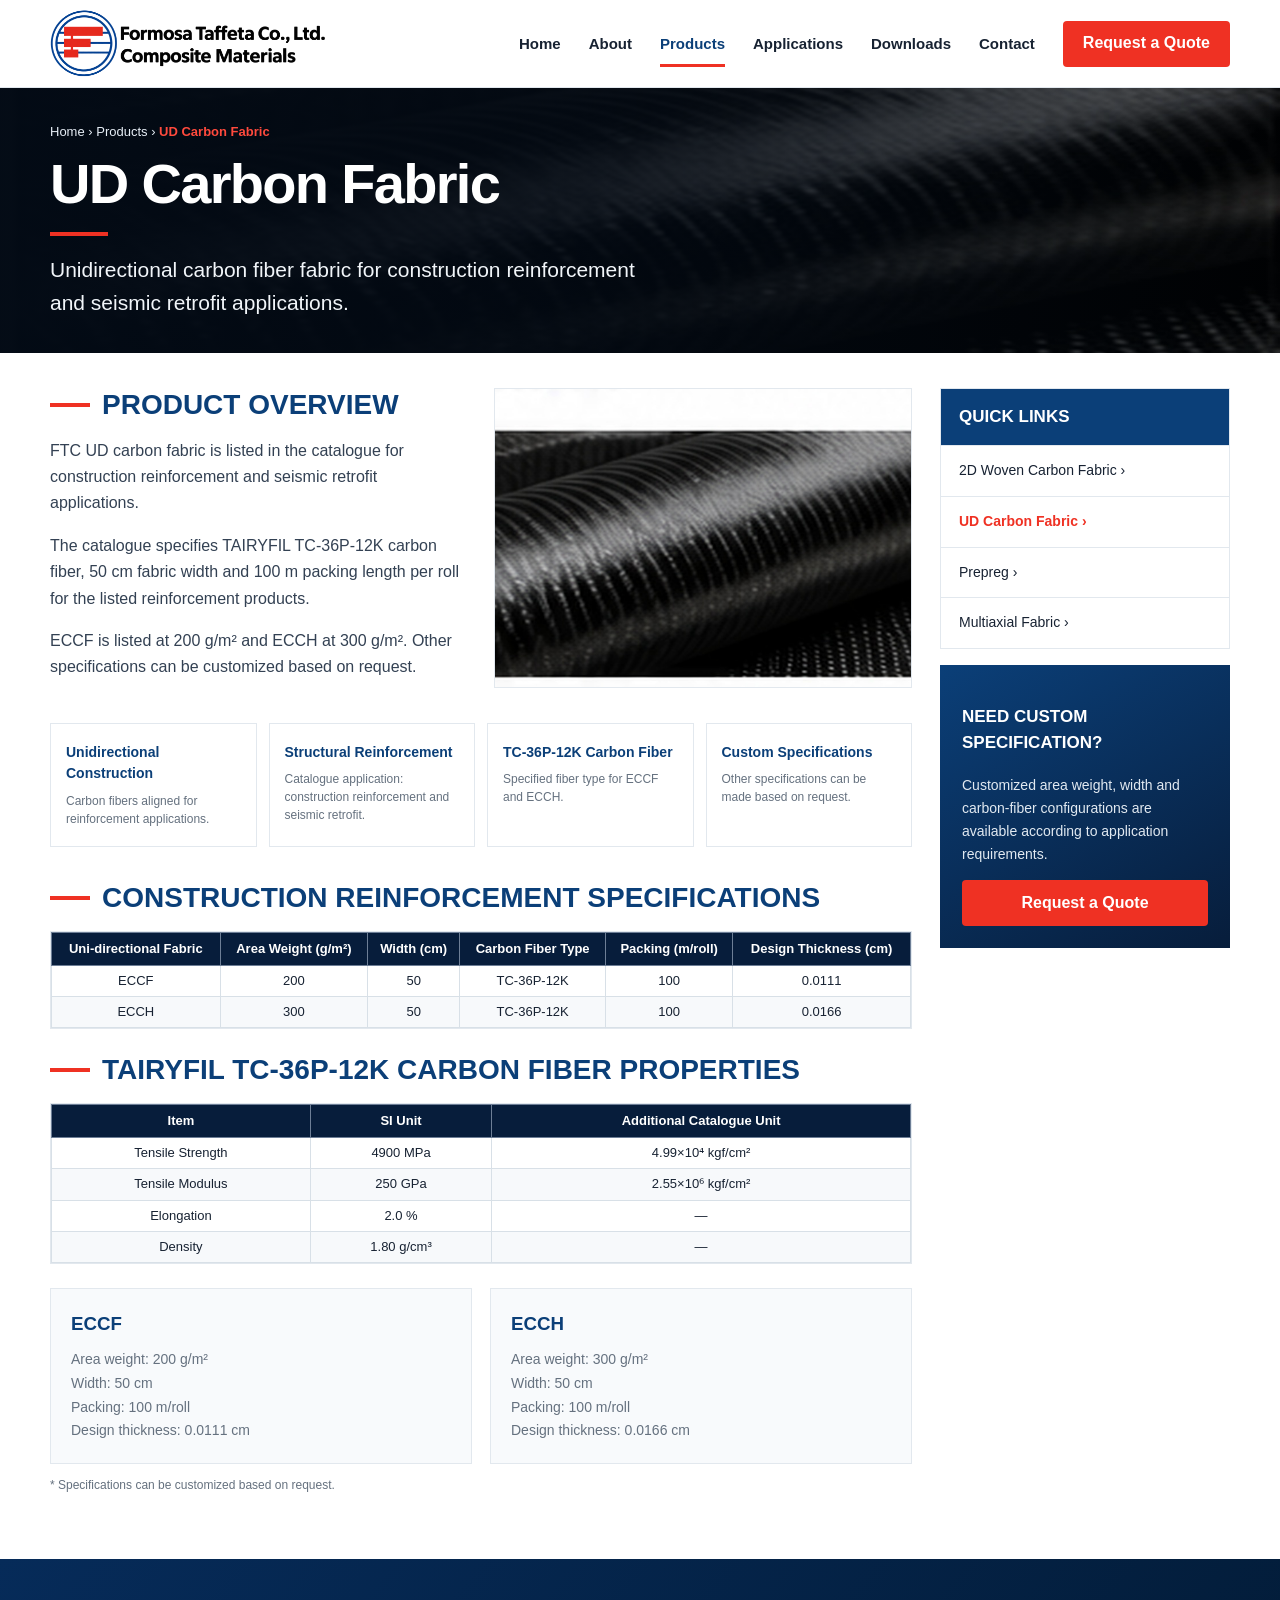
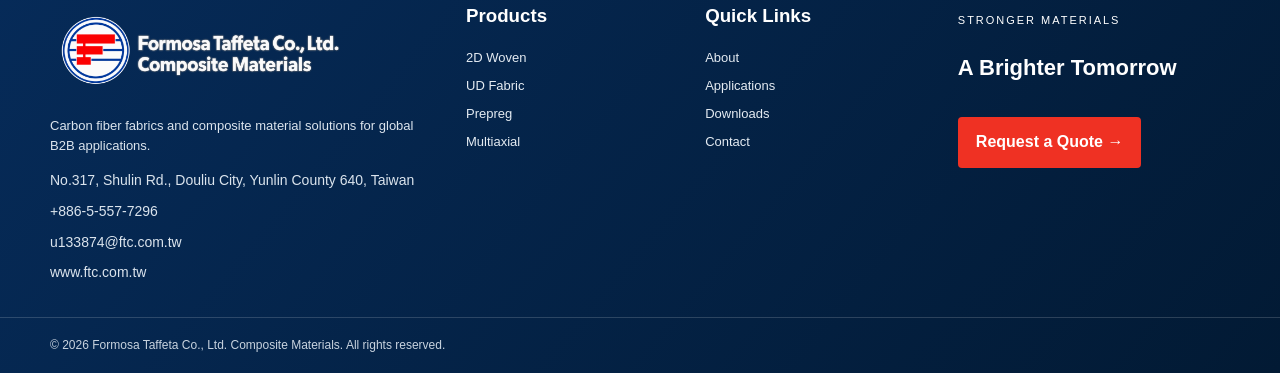
<file: product-ud.html>
<!doctype html>
<html lang="en">
<head>
<meta charset="utf-8">
<meta name="viewport" content="width=device-width,initial-scale=1">
<meta name="description" content="UD Carbon Fabric for construction reinforcement and seismic retrofit by Formosa Taffeta Composite Materials.">
<title>UD Carbon Fabric | Formosa Taffeta Composite Materials</title>
<link rel="stylesheet" href="css/style.css">
<style>
.product-hero.product-ud{min-height:265px;color:#fff;display:flex;align-items:center;background:linear-gradient(90deg,rgba(3,11,22,.94),rgba(3,11,22,.72) 46%,rgba(3,11,22,.12)),url("images/product-ud/hero.jpg") center/cover no-repeat}
.ud-overview{display:grid;grid-template-columns:1fr 1fr;gap:26px;align-items:start}
.ud-overview img{width:100%;height:300px;object-fit:cover;border:1px solid var(--line)}
.ud-overview p{color:#334153;font-size:16px;line-height:1.65}
.ud-feature-grid{display:grid;grid-template-columns:repeat(4,1fr);gap:12px;margin:26px 0 34px}
.ud-feature-grid article{border:1px solid var(--line);padding:18px 15px;min-height:108px;background:#fff}
.ud-feature-grid b{display:block;color:var(--navy);font-size:14px;margin-bottom:7px}
.ud-feature-grid span{display:block;color:var(--muted);font-size:12px;line-height:1.5}
.ud-table-wrap{overflow-x:auto;border:1px solid var(--line);margin-bottom:24px}
.ud-table-wrap table{min-width:760px}
.ud-cards{display:grid;grid-template-columns:1fr 1fr;gap:18px;margin-top:22px}
.ud-card{border:1px solid var(--line);background:#f8fafc;padding:20px}
.ud-card h3{margin:0 0 10px;color:var(--navy)}
.ud-card p{margin:0;color:var(--muted);font-size:14px;line-height:1.7}
@media(max-width:900px){.ud-overview{grid-template-columns:1fr}.ud-feature-grid{grid-template-columns:repeat(2,1fr)}}
@media(max-width:600px){.ud-feature-grid,.ud-cards{grid-template-columns:1fr}.ud-overview img{height:240px}}
</style>
</head>
<body>
<header class="site-header">
  <div class="site-container header-inner">
    <a class="brand" href="index.html" aria-label="Formosa Taffeta Composite Materials home">
      <img src="images/logo.png" alt="Formosa Taffeta Co., Ltd. Composite Materials">
    </a>
    <button class="menu-toggle" type="button" aria-label="Open navigation" aria-expanded="false">☰</button>
    <nav class="main-nav" aria-label="Primary navigation">
      <a href="index.html">Home</a>
      <a href="index.html#about">About</a>
      <a class="active" href="index.html#products">Products</a>
      <a href="index.html#applications">Applications</a>
      <a href="index.html#downloads">Downloads</a>
      <a href="index.html#contact">Contact</a>
      <a class="quote-btn" href="index.html#contact">Request a Quote</a>
    </nav>
  </div>
</header>

<main class="woven-page">
<section class="product-hero product-ud">
  <div class="site-container">
    <p class="breadcrumb">Home › Products › <strong>UD Carbon Fabric</strong></p>
    <h1>UD Carbon Fabric</h1>
    <div class="accent-line"></div>
    <p>Unidirectional carbon fiber fabric for construction reinforcement<br>and seismic retrofit applications.</p>
  </div>
</section>

<section class="woven-main">
<div class="site-container product-layout">
  <div>
    <section class="ud-overview">
      <div>
        <h2 class="product-title">Product Overview</h2>
        <p>FTC UD carbon fabric is listed in the catalogue for construction reinforcement and seismic retrofit applications.</p>
        <p>The catalogue specifies TAIRYFIL TC-36P-12K carbon fiber, 50 cm fabric width and 100 m packing length per roll for the listed reinforcement products.</p>
        <p>ECCF is listed at 200 g/m² and ECCH at 300 g/m². Other specifications can be customized based on request.</p>
      </div>
      <img src="images/product-ud/overview.jpg" alt="UD carbon fiber fabric">
    </section>

    <section class="ud-feature-grid">
      <article><b>Unidirectional Construction</b><span>Carbon fibers aligned for reinforcement applications.</span></article>
      <article><b>Structural Reinforcement</b><span>Catalogue application: construction reinforcement and seismic retrofit.</span></article>
      <article><b>TC-36P-12K Carbon Fiber</b><span>Specified fiber type for ECCF and ECCH.</span></article>
      <article><b>Custom Specifications</b><span>Other specifications can be made based on request.</span></article>
    </section>

    <section id="specifications">
      <h2 class="product-title">Construction Reinforcement Specifications</h2>
      <div class="ud-table-wrap">
        <table>
          <thead><tr>
            <th>Uni-directional Fabric</th><th>Area Weight (g/m²)</th><th>Width (cm)</th>
            <th>Carbon Fiber Type</th><th>Packing (m/roll)</th><th>Design Thickness (cm)</th>
          </tr></thead>
          <tbody><tr><td>ECCF</td><td>200</td><td>50</td><td>TC-36P-12K</td><td>100</td><td>0.0111</td></tr>
<tr><td>ECCH</td><td>300</td><td>50</td><td>TC-36P-12K</td><td>100</td><td>0.0166</td></tr></tbody>
        </table>
      </div>

      <h2 class="product-title">TAIRYFIL TC-36P-12K Carbon Fiber Properties</h2>
      <div class="ud-table-wrap">
        <table>
          <thead><tr><th>Item</th><th>SI Unit</th><th>Additional Catalogue Unit</th></tr></thead>
          <tbody><tr><td>Tensile Strength</td><td>4900 MPa</td><td>4.99×10⁴ kgf/cm²</td></tr>
<tr><td>Tensile Modulus</td><td>250 GPa</td><td>2.55×10⁶ kgf/cm²</td></tr>
<tr><td>Elongation</td><td>2.0 %</td><td>—</td></tr>
<tr><td>Density</td><td>1.80 g/cm³</td><td>—</td></tr></tbody>
        </table>
      </div>

      <div class="ud-cards">
        <article class="ud-card"><h3>ECCF</h3><p>Area weight: 200 g/m²<br>Width: 50 cm<br>Packing: 100 m/roll<br>Design thickness: 0.0111 cm</p></article>
        <article class="ud-card"><h3>ECCH</h3><p>Area weight: 300 g/m²<br>Width: 50 cm<br>Packing: 100 m/roll<br>Design thickness: 0.0166 cm</p></article>
      </div>
      <p class="spec-note">* Specifications can be customized based on request.</p>
    </section>
  </div>
  <aside class="product-sidebar">
  <div class="side-card">
    <h3>Quick Links</h3>
    <a href="product-2d-woven.html">2D Woven Carbon Fabric ›</a>
    <a class="active" href="product-ud.html">UD Carbon Fabric ›</a>
    <a href="product-prepreg.html">Prepreg ›</a>
    <a href="product-multiaxial.html">Multiaxial Fabric ›</a>
  </div>
  <div class="custom-card">
    <h3>Need Custom Specification?</h3>
    <p>Customized area weight, width and carbon-fiber configurations are available according to application requirements.</p>
    <a class="btn primary" href="index.html#contact">Request a Quote</a>
  </div>
</aside>
</div>
</section>
</main>

<footer class="site-footer" id="contact">
  <div class="site-container footer-main">
    <div class="footer-brand">
      <img src="images/imageslogo-footer.png" alt="Formosa Taffeta Co., Ltd. Composite Materials">
      <p>Carbon fiber fabrics and composite material solutions for global B2B applications.</p>
      <div class="footer-contact">
        <span>No.317, Shulin Rd., Douliu City, Yunlin County 640, Taiwan</span>
        <a href="tel:+88655577296">+886-5-557-7296</a>
        <a href="mailto:u133874@ftc.com.tw">u133874@ftc.com.tw</a>
        <a href="https://www.ftc.com.tw/" target="_blank" rel="noopener">www.ftc.com.tw</a>
      </div>
    </div>
    <div class="footer-col">
      <h3>Products</h3>
      <a href="product-2d-woven.html">2D Woven</a>
      <a href="product-ud.html">UD Fabric</a>
      <a href="product-prepreg.html">Prepreg</a>
      <a href="product-multiaxial.html">Multiaxial</a>
    </div>
    <div class="footer-col">
      <h3>Quick Links</h3>
      <a href="index.html#about">About</a>
      <a href="index.html#applications">Applications</a>
      <a href="index.html#downloads">Downloads</a>
      <a href="index.html#contact">Contact</a>
    </div>
    <div class="footer-cta">
      <p class="footer-eyebrow">STRONGER MATERIALS</p>
      <h3>A Brighter Tomorrow</h3>
      <a class="footer-quote" href="index.html#contact">Request a Quote →</a>
    </div>
  </div>
  <div class="footer-bottom">
    <div class="site-container footer-bottom-inner">
      <span>© 2026 Formosa Taffeta Co., Ltd. Composite Materials. All rights reserved.</span>
    </div>
  </div>
</footer>

<script>
const b=document.querySelector('.menu-toggle'),n=document.querySelector('.main-nav');
if(b&&n){b.addEventListener('click',()=>{const o=n.classList.toggle('open');b.setAttribute('aria-expanded',o?'true':'false')});}
</script>
</body>
</html>
</file>
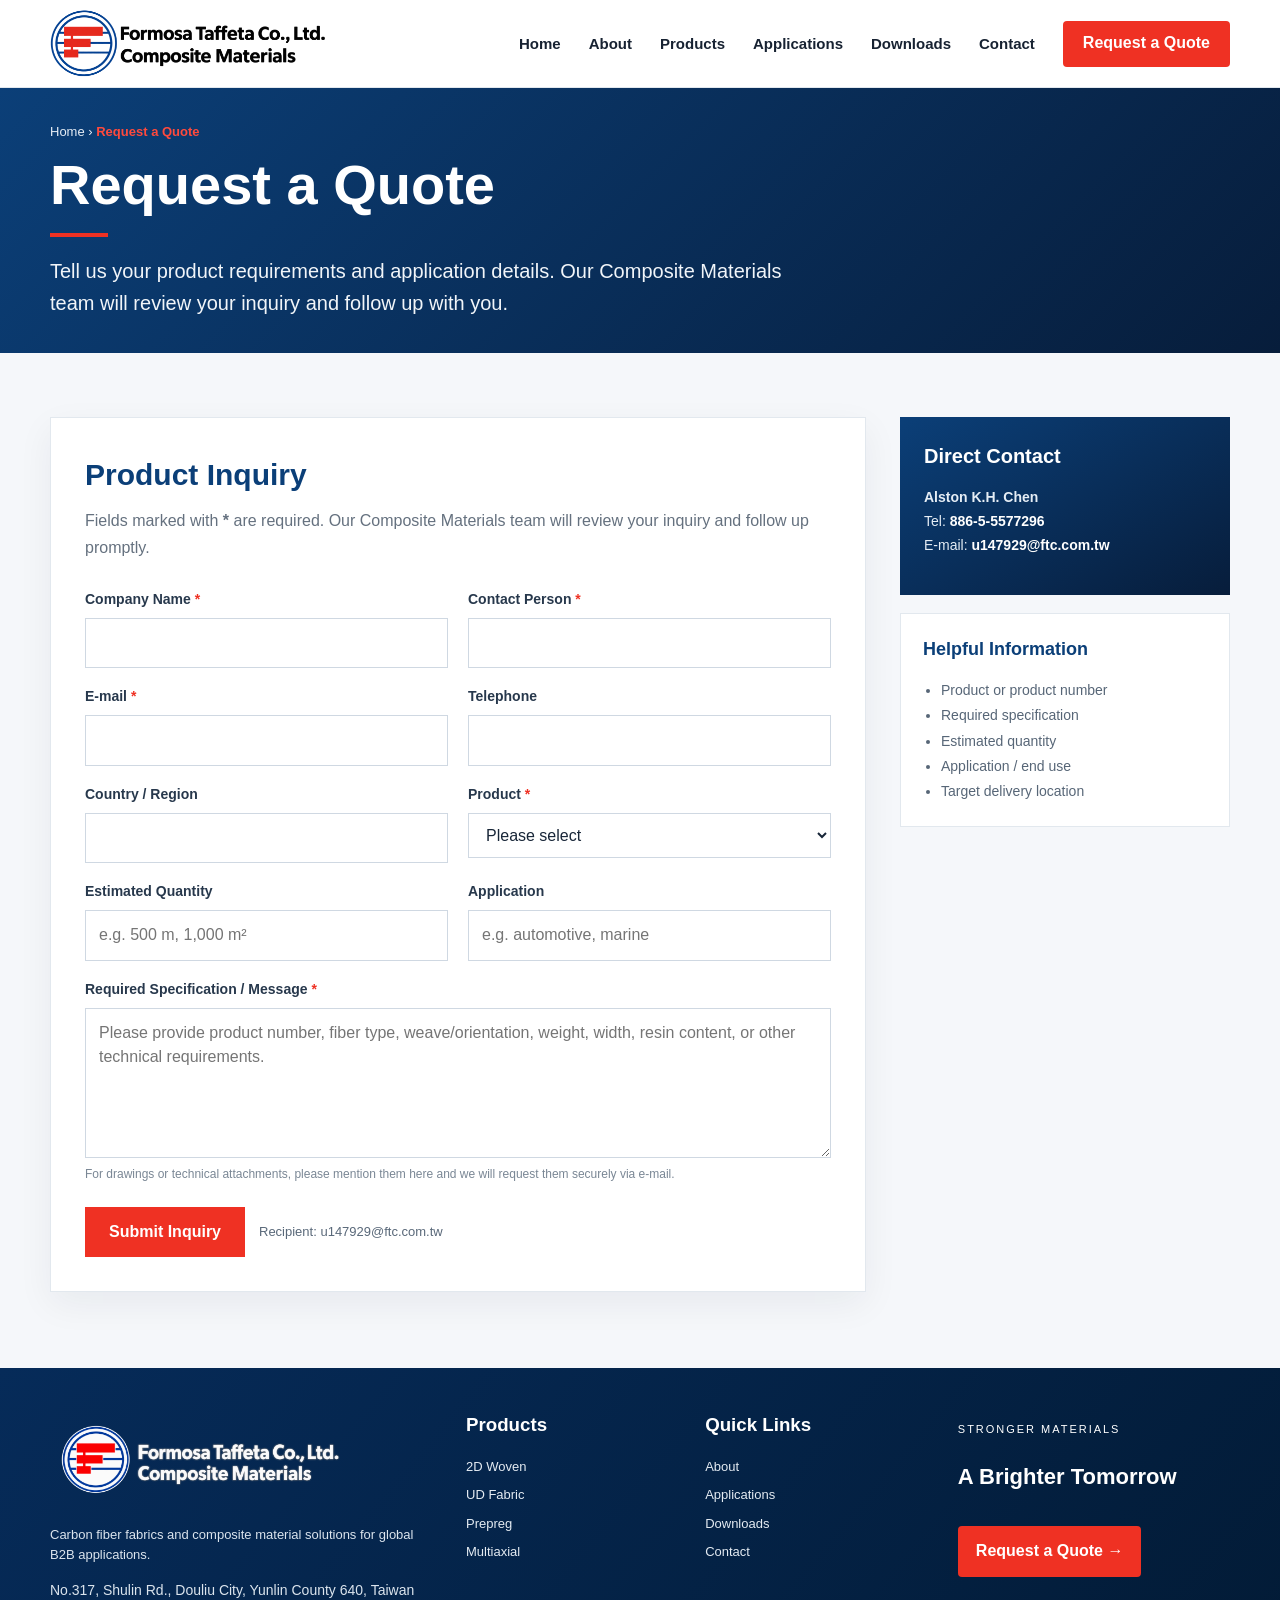
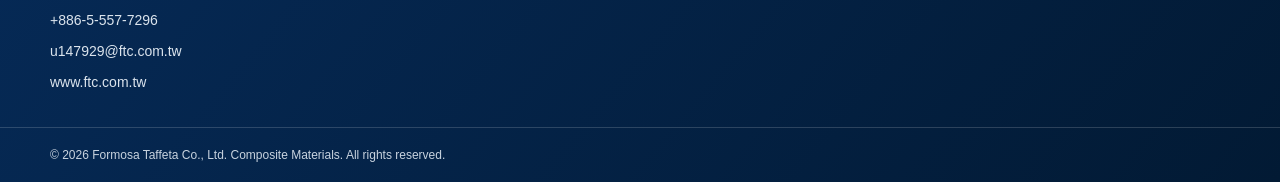
<file: request-a-quote.html>
<!doctype html>
<html lang="en">
<head>
<meta charset="utf-8">
<meta name="viewport" content="width=device-width,initial-scale=1">
<meta name="description" content="Request a quote for carbon fiber fabrics and composite materials from Formosa Taffeta Co., Ltd. Composite Materials.">
<title>Request a Quote | Formosa Taffeta Composite Materials</title>
<link rel="stylesheet" href="css/style.css">
<style>
.rfq-hero{min-height:265px;display:flex;align-items:center;color:#fff;background:linear-gradient(135deg,#0b3f78,#071d3b)}
.rfq-hero h1{margin:12px 0 0;font-size:56px;font-weight:800;line-height:1.05}
.rfq-hero .breadcrumb{margin:0 0 14px;font-size:13px;color:#e7eef6}
.rfq-hero .breadcrumb strong{color:#ff4a3d}
.rfq-hero .accent-line{width:58px;height:4px;background:var(--red);margin:18px 0}
.rfq-hero p:last-child{margin:0;max-width:760px;color:#f1f5f9;font-size:20px;line-height:1.6}
.rfq-main{padding:64px 0 76px;background:#f5f7fa}
.rfq-layout{display:grid;grid-template-columns:minmax(0,1fr) 330px;gap:34px;align-items:start}
.rfq-panel{background:#fff;border:1px solid var(--line);padding:34px;box-shadow:0 12px 34px rgba(8,31,58,.06)}
.rfq-panel h2{margin:0 0 8px;color:var(--navy);font-size:30px;font-weight:800}
.rfq-intro{margin:0 0 28px;color:var(--muted);line-height:1.7}
.rfq-grid{display:grid;grid-template-columns:1fr 1fr;gap:18px 20px}
.rfq-field{display:flex;flex-direction:column;gap:7px}
.rfq-field.full{grid-column:1/-1}
.rfq-field label{color:#27384c;font-size:14px;font-weight:700}
.required{color:var(--red)}
.rfq-field input,.rfq-field select,.rfq-field textarea{width:100%;border:1px solid #cfd8e2;background:#fff;color:#182638;font:inherit;padding:12px 13px;outline:none}
.rfq-field input:focus,.rfq-field select:focus,.rfq-field textarea:focus{border-color:var(--blue);box-shadow:0 0 0 3px rgba(13,79,154,.10)}
.rfq-field textarea{min-height:150px;resize:vertical}
.rfq-help{color:#7a8795;font-size:12px;line-height:1.5}
.rfq-actions{display:flex;align-items:center;gap:14px;flex-wrap:wrap;margin-top:24px}
.rfq-submit{border:0;background:var(--red);color:#fff;font-weight:800;padding:13px 24px;cursor:pointer}
.rfq-status{color:#596879;font-size:13px}
.rfq-side{display:flex;flex-direction:column;gap:18px;position:sticky;top:98px}
.rfq-side-card{background:linear-gradient(150deg,var(--navy),var(--navy-dark));color:#fff;padding:24px}
.rfq-side-card h3{margin:0 0 14px;font-size:20px}
.rfq-side-card p{color:#e5edf5;font-size:14px;line-height:1.7}
.rfq-side-card a{color:#fff;font-weight:700}
.rfq-side-list{border:1px solid var(--line);background:#fff;padding:22px}
.rfq-side-list h3{margin:0 0 14px;color:var(--navy);font-size:18px}
.rfq-side-list ul{margin:0;padding-left:18px;color:#576677;font-size:14px;line-height:1.8}
@media(max-width:900px){.rfq-hero h1{font-size:44px}.rfq-layout{grid-template-columns:1fr}.rfq-side{position:static}}
@media(max-width:650px){.rfq-hero{min-height:235px}.rfq-hero h1{font-size:36px}.rfq-hero p:last-child{font-size:17px}.rfq-main{padding:46px 0 58px}.rfq-panel{padding:24px 18px}.rfq-grid{grid-template-columns:1fr}.rfq-field.full{grid-column:auto}}
</style>
</head>
<body>
<header class="site-header">
  <div class="site-container header-inner">
    <a class="brand" href="index.html" aria-label="Formosa Taffeta Composite Materials home">
      <img src="images/logo.png" alt="Formosa Taffeta Co., Ltd. Composite Materials">
    </a>
    <button class="menu-toggle" type="button" aria-label="Open navigation" aria-expanded="false">☰</button>
    <nav class="main-nav" aria-label="Primary navigation">
      <a href="index.html">Home</a>
      <a href="index.html#about">About</a>
      <a href="index.html#products">Products</a>
      <a href="index.html#applications">Applications</a>
      <a href="index.html#downloads">Downloads</a>
      <a href="contact.html">Contact</a>
      <a class="quote-btn" href="request-a-quote.html" aria-current="page">Request a Quote</a>
    </nav>
  </div>
</header>

<main>
<section class="rfq-hero">
  <div class="site-container">
    <p class="breadcrumb">Home › <strong>Request a Quote</strong></p>
    <h1>Request a Quote</h1>
    <div class="accent-line"></div>
    <p>Tell us your product requirements and application details. Our Composite Materials team will review your inquiry and follow up with you.</p>
  </div>
</section>

<section class="rfq-main">
<div class="site-container rfq-layout">
  <section class="rfq-panel">
    <h2>Product Inquiry</h2>
    <p class="rfq-intro">Fields marked with <strong>*</strong> are required. Our Composite Materials team will review your inquiry and follow up promptly.</p>

    <form id="rfqForm">
      <div class="rfq-grid">
        <div class="rfq-field">
          <label for="company">Company Name <span class="required">*</span></label>
          <input id="company" required>
        </div>

        <div class="rfq-field">
          <label for="contactName">Contact Person <span class="required">*</span></label>
          <input id="contactName" required>
        </div>

        <div class="rfq-field">
          <label for="email">E-mail <span class="required">*</span></label>
          <input id="email" type="email" required>
        </div>

        <div class="rfq-field">
          <label for="tel">Telephone</label>
          <input id="tel" type="tel">
        </div>

        <div class="rfq-field">
          <label for="country">Country / Region</label>
          <input id="country">
        </div>

        <div class="rfq-field">
          <label for="product">Product <span class="required">*</span></label>
          <select id="product" required>
            <option value="">Please select</option>
            <option>2D Woven Carbon Fabric</option>
            <option>UD Carbon Fabric</option>
            <option>Prepreg</option>
            <option>Multiaxial Fabric</option>
            <option>Other / Custom Specification</option>
          </select>
        </div>

        <div class="rfq-field">
          <label for="quantity">Estimated Quantity</label>
          <input id="quantity" placeholder="e.g. 500 m, 1,000 m²">
        </div>

        <div class="rfq-field">
          <label for="application">Application</label>
          <input id="application" placeholder="e.g. automotive, marine">
        </div>

        <div class="rfq-field full">
          <label for="specification">Required Specification / Message <span class="required">*</span></label>
          <textarea id="specification" required placeholder="Please provide product number, fiber type, weave/orientation, weight, width, resin content, or other technical requirements."></textarea>
          <div class="rfq-help">For drawings or technical attachments, please mention them here and we will request them securely via e-mail.</div>
        </div>
      </div>

      <div class="rfq-actions">
        <button class="rfq-submit" type="submit">Submit Inquiry</button>
        <span class="rfq-status">Recipient: u147929@ftc.com.tw</span>
      </div>
    </form>
  </section>

  <aside class="rfq-side">
    <div class="rfq-side-card">
      <h3>Direct Contact</h3>
      <p><strong>Alston K.H. Chen</strong><br>
      Tel: <a href="tel:+88655577296">886-5-5577296</a><br>
      E-mail: <a href="mailto:u147929@ftc.com.tw">u147929@ftc.com.tw</a></p>
    </div>

    <div class="rfq-side-list">
      <h3>Helpful Information</h3>
      <ul>
        <li>Product or product number</li>
        <li>Required specification</li>
        <li>Estimated quantity</li>
        <li>Application / end use</li>
        <li>Target delivery location</li>
      </ul>
    </div>
  </aside>
</div>
</section>
</main>

<footer class="site-footer" id="contact">
  <div class="site-container footer-main">
    <div class="footer-brand">
      <img src="images/imageslogo-footer.png" alt="Formosa Taffeta Co., Ltd. Composite Materials">
      <p>Carbon fiber fabrics and composite material solutions for global B2B applications.</p>
      <div class="footer-contact">
        <span>No.317, Shulin Rd., Douliu City, Yunlin County 640, Taiwan</span>
        <a href="tel:+88655577296">+886-5-557-7296</a>
        <a href="mailto:u147929@ftc.com.tw">u147929@ftc.com.tw</a>
        <a href="https://www.ftc.com.tw/" target="_blank" rel="noopener">www.ftc.com.tw</a>
      </div>
    </div>
    <div class="footer-col">
      <h3>Products</h3>
      <a href="product-2d-woven.html">2D Woven</a>
      <a href="product-ud.html">UD Fabric</a>
      <a href="product-prepreg.html">Prepreg</a>
      <a href="product-multiaxial.html">Multiaxial</a>
    </div>
    <div class="footer-col">
      <h3>Quick Links</h3>
      <a href="index.html#about">About</a>
      <a href="index.html#applications">Applications</a>
      <a href="index.html#downloads">Downloads</a>
      <a href="contact.html">Contact</a>
    </div>
    <div class="footer-cta">
      <p class="footer-eyebrow">STRONGER MATERIALS</p>
      <h3>A Brighter Tomorrow</h3>
      <a class="footer-quote" href="request-a-quote.html">Request a Quote →</a>
    </div>
  </div>
  <div class="footer-bottom">
    <div class="site-container footer-bottom-inner">
      <span>© 2026 Formosa Taffeta Co., Ltd. Composite Materials. All rights reserved.</span>
    </div>
  </div>
</footer>

<script>
const menuToggle=document.querySelector('.menu-toggle');
const mainNav=document.querySelector('.main-nav');
if(menuToggle&&mainNav){
  menuToggle.addEventListener('click',()=>{
    const open=mainNav.classList.toggle('open');
    menuToggle.setAttribute('aria-expanded',open?'true':'false');
  });
}
// 1. 設定你的 Google Apps Script 部署網址
const GAS_API_URL = "https://script.google.com/macros/s/AKfycbxJeqszDeQ-0lPNib-n9e5XXXx0USpTxVT5MsY2YS07s-Bv_4rw0UaPoS5PisalzGp_Wg/exec";

// 2. 表單送出監聽器（直連試算表與自動寄信）
document.getElementById('rfqForm').addEventListener('submit', function(e) {
  e.preventDefault();
  if (!this.reportValidity()) return;

  const submitBtn = this.querySelector('.rfq-submit');
  const originalText = submitBtn.innerText;
  submitBtn.disabled = true;
  submitBtn.innerText = 'Submitting...';

  const v = id => document.getElementById(id).value.trim();

  const payload = {
    company: v('company'),
    contactName: v('contactName'),
    email: v('email'),
    tel: v('tel'),
    country: v('country'),
    product: v('product'),
    quantity: v('quantity'),
    application: v('application'),
    specification: v('specification')
  };

  fetch(GAS_API_URL, {
    method: 'POST',
    mode: 'no-cors',
    headers: { 'Content-Type': 'application/json' },
    body: JSON.stringify(payload)
  })
  .then(() => {
    alert('Thank you for your inquiry. We will contact you soon!');
    document.getElementById('rfqForm').reset();
  })
  .catch(err => {
    console.error('Submission error:', err);
    alert('Submission failed. Please contact us directly at u147929@ftc.com.tw');
  })
  .finally(() => {
    submitBtn.disabled = false;
    submitBtn.innerText = originalText;
  });
});
</script>
</body>
</html>
</file>
<file: css/style.css>
:root{
  --navy:#0b3f78;--navy-dark:#071d3b;--blue:#0d4f9a;--red:#ef3123;
  --text:#172232;--muted:#65717f;--line:#e2e8ee;--soft:#f4f7fa;--white:#fff;
}
*{box-sizing:border-box}html{scroll-behavior:smooth}body{margin:0;font-family:Arial,Helvetica,sans-serif;color:var(--text);background:#fff;line-height:1.55}
img{max-width:100%;display:block}a{text-decoration:none;color:inherit}button{font:inherit}.site-container{width:min(1180px,calc(100% - 40px));margin:auto}

/* Shared Header */
.site-header{height:88px;background:#fff;border-bottom:1px solid var(--line);position:sticky;top:0;z-index:9999}
.header-inner{height:100%;display:flex;align-items:center;gap:30px}.brand{display:flex;align-items:center;flex-shrink:0}.brand img{width:360px;height:auto}
.main-nav{margin-left:auto;display:flex;align-items:center;gap:28px}.main-nav>a:not(.quote-btn){position:relative;height:78px;display:flex;align-items:center;font-size:15px;font-weight:700}
.main-nav>a:not(.quote-btn)::after{content:"";position:absolute;left:50%;right:50%;bottom:16px;height:3px;background:var(--red);transition:.2s}
.main-nav>a:not(.quote-btn):hover,.main-nav>a.active{color:var(--navy)}.main-nav>a:not(.quote-btn):hover::after,.main-nav>a.active::after{left:0;right:0}
.quote-btn,.btn.primary{display:inline-flex;align-items:center;justify-content:center;min-height:46px;padding:0 20px;border-radius:4px;background:var(--red);color:#fff;font-weight:800}
.menu-toggle{display:none;margin-left:auto;border:0;background:transparent;color:var(--navy);font-size:28px;cursor:pointer}

/* Homepage */
.home-hero{min-height:470px;color:#fff;background:linear-gradient(90deg,rgba(2,9,16,.92),rgba(2,9,16,.12)),url("../images/hero-carbon.jpg") center/cover no-repeat;display:flex;align-items:center}
.hero-inner{position:relative;padding:70px 0}.hero-copy{max-width:590px}.eyebrow,.section-kicker{font-size:12px;letter-spacing:.25em;font-weight:800;color:var(--blue)}
.eyebrow{color:#fff}.hero-copy h1{font-size:58px;line-height:1.03;margin:14px 0 18px}.hero-lead{font-size:20px;color:#f0f4f8}.hero-actions{display:flex;gap:14px;margin-top:28px}
.btn.ghost{display:inline-flex;align-items:center;justify-content:center;min-height:46px;padding:0 20px;border:1px solid #fff;color:#fff;border-radius:4px}.hero-caption{position:absolute;right:0;bottom:70px;font-size:11px;letter-spacing:.30em}
.benefit-strip{border-bottom:1px solid var(--line)}.benefit-grid{display:grid;grid-template-columns:repeat(4,1fr)}.benefit-grid article{padding:26px 22px;border-right:1px solid var(--line)}
.benefit-grid b,.benefit-grid span{display:block}.benefit-grid span{font-size:12px;color:var(--muted);margin-top:4px}.section{padding:58px 0}.section-head{margin-bottom:25px}.section-head h2,.applications-intro h2,.about-copy h2{font-size:34px;line-height:1.12;margin:8px 0 0}
.product-grid{display:grid;grid-template-columns:repeat(4,1fr);gap:20px}.product-card img{width:100%;aspect-ratio:1.58/1;object-fit:cover}.product-card h3{font-size:16px;margin:12px 0 6px}.product-card p{font-size:13px;color:var(--muted);min-height:42px}.product-card a{color:var(--blue);font-weight:800;font-size:13px}
.applications-band{padding:28px 0;background:linear-gradient(90deg,#eef5fa,#f6fafc)}.applications-layout{display:grid;grid-template-columns:240px 1fr;gap:28px;align-items:center}.applications-grid{display:grid;grid-template-columns:repeat(4,1fr);gap:6px}.applications-grid figure{margin:0;position:relative;overflow:hidden}.applications-grid img{height:185px;width:100%;object-fit:cover}.applications-grid figcaption{position:absolute;left:12px;bottom:10px;color:#fff;font-weight:800}
.about-grid{display:grid;grid-template-columns:1.08fr .9fr .45fr;gap:35px;align-items:center}.about-image{width:100%;height:300px;object-fit:cover}.about-copy p{color:var(--muted)}.about-values{border-left:1px solid var(--line);padding-left:25px;display:grid;gap:7px}.about-values b{color:var(--blue);margin-top:10px}.about-values span{font-size:12px;color:var(--muted)}
.download-band{background:linear-gradient(90deg,rgba(4,18,33,.96),rgba(4,18,33,.80)),url("../images/cta-carbon.jpg") center/cover;color:#fff;padding:30px 0}.download-inner{display:flex;align-items:center;justify-content:space-between;gap:20px}.section-kicker.light{color:#dbe7f2}.download-inner h2{margin:4px 0}.download-inner p{margin:0}

/* 2D Woven */
.woven-hero{min-height:265px;color:#fff;display:flex;align-items:center;background:linear-gradient(90deg,rgba(3,11,22,.92),rgba(3,11,22,.16)),url("../images/product-2d/hero.jpg") center/cover no-repeat}
.breadcrumb{font-size:13px;color:#e7eef6}.breadcrumb strong{color:#ff4a3d}.woven-hero h1{font-size:54px;line-height:1.02;margin:12px 0}.accent-line{width:58px;height:4px;background:var(--red);margin:15px 0}.woven-hero p:last-child{font-size:20px}
.woven-main{padding:35px 0 52px}.product-layout{display:grid;grid-template-columns:minmax(0,1fr) 290px;gap:28px}.overview-grid{display:grid;grid-template-columns:1fr 1fr;gap:26px}.product-title{display:flex;align-items:center;gap:12px;color:var(--navy);font-size:20px;text-transform:uppercase}.product-title::before{content:"";width:40px;height:4px;background:var(--red)}.overview-grid p{color:#334153}.overview-image{height:300px;width:100%;object-fit:cover;border:1px solid var(--line)}
.feature-grid{display:grid;grid-template-columns:repeat(4,1fr);gap:12px;margin:26px 0 34px}.feature-grid article{border:1px solid var(--line);padding:18px 15px;min-height:105px}.feature-grid b,.feature-grid span{display:block}.feature-grid b{color:var(--navy);font-size:14px}.feature-grid span{font-size:12px;color:var(--muted);margin-top:6px}
.weave-grid{display:grid;grid-template-columns:repeat(6,1fr);gap:13px}.weave-card{border:1px solid var(--line);background:#fff;padding:8px;cursor:pointer}.weave-card img{width:100%;aspect-ratio:1.6/1;object-fit:cover}.weave-card strong{display:block;text-align:center;margin-top:7px}.spec-section{margin-top:34px}.table-wrap{overflow-x:auto;border:1px solid var(--line)}table{border-collapse:collapse;width:100%;min-width:980px;font-size:12px}th{background:var(--navy-dark);color:#fff;padding:8px 6px;border:1px solid #6d7e96}td{text-align:center;padding:6px;border:1px solid #d8e0e7;white-space:nowrap}tbody tr:nth-child(even){background:#f7f9fb}.spec-note{font-size:12px;color:var(--muted)}
.product-sidebar{display:flex;flex-direction:column;gap:16px}.side-card{border:1px solid var(--line)}.side-card h3{margin:0;padding:15px 18px;background:var(--navy);color:#fff;text-transform:uppercase}.side-card a{display:block;padding:14px 18px;border-top:1px solid var(--line);font-size:14px}.side-card a.active{color:var(--red);font-weight:800}
.custom-card{padding:22px;background:linear-gradient(150deg,var(--navy),var(--navy-dark));color:#fff}.custom-card h3{text-transform:uppercase}.custom-card p{font-size:14px;color:#e1e9f1}.custom-card .btn{width:100%}
.lightbox{display:none;position:fixed;inset:0;background:rgba(0,0,0,.84);z-index:10000;align-items:center;justify-content:center;flex-direction:column;padding:30px}.lightbox.open{display:flex}.lightbox img{max-width:900px;max-height:70vh;border:12px solid #fff}.lightbox strong{color:#fff;font-size:22px;margin-top:12px}.lightbox button{position:absolute;right:30px;top:20px;background:var(--red);color:#fff;border:0;width:42px;height:42px;border-radius:50%;font-size:28px}

/* Footer */
.site-footer{background:linear-gradient(130deg,#062b59,#021a34);color:#fff}.footer-main{display:grid;grid-template-columns:1.4fr .75fr .8fr 1fr;gap:35px;padding:42px 0 32px}.footer-brand img{width:300px;filter:none;margin-bottom:15px}.footer-brand p,.footer-contact a,.footer-contact span{font-size:13px;color:#dbe4ed}.footer-contact{display:grid;gap:7px}.footer-col{display:grid;align-content:start;gap:8px}.footer-col h3{margin:0 0 10px}.footer-col a{font-size:13px;color:#e4ebf2}.footer-eyebrow{font-size:11px;letter-spacing:.18em}.footer-cta h3{font-size:22px}.footer-quote{display:inline-flex;margin-top:10px;background:var(--red);padding:13px 18px;border-radius:4px;font-weight:800}.footer-bottom{border-top:1px solid rgba(255,255,255,.16)}.footer-bottom-inner{padding:18px 0;font-size:12px;color:#c8d3df}
.placeholder{min-height:55vh;padding:80px 0}.placeholder h1{font-size:42px;color:var(--navy)}

/* Responsive */
@media(max-width:1000px){
  .brand img{width:280px}.main-nav{gap:16px;font-size:13px}.product-grid{grid-template-columns:repeat(2,1fr)}.benefit-grid{grid-template-columns:repeat(2,1fr)}
  .applications-layout{grid-template-columns:1fr}.about-grid{grid-template-columns:1fr 1fr}.about-values{grid-column:1/-1;border-left:0;border-top:1px solid var(--line);padding:15px 0 0}
  .product-layout{grid-template-columns:1fr}.product-sidebar{display:grid;grid-template-columns:1fr 1fr}.weave-grid{grid-template-columns:repeat(4,1fr)}.feature-grid{grid-template-columns:repeat(2,1fr)}
  .footer-main{grid-template-columns:1fr 1fr}
}
@media(max-width:820px){
  .site-header{height:72px}.brand img{width:220px;max-width:70vw}.menu-toggle{display:block}.main-nav{display:none;position:absolute;top:72px;left:0;right:0;background:#fff;padding:10px 20px 18px;flex-direction:column;align-items:stretch;gap:0;box-shadow:0 12px 25px rgba(0,0,0,.12)}.main-nav.open{display:flex}.main-nav>a:not(.quote-btn){height:auto;padding:13px 4px;border-bottom:1px solid #eee}.main-nav>a:not(.quote-btn)::after{display:none}.quote-btn{margin-top:12px}
  .hero-copy h1{font-size:43px}.hero-caption{display:none}.applications-grid{grid-template-columns:repeat(2,1fr)}.overview-grid{grid-template-columns:1fr}
}
@media(max-width:600px){
  .site-container{width:calc(100% - 28px)}.product-grid,.applications-grid,.feature-grid,.product-sidebar,.footer-main,.about-grid{grid-template-columns:1fr}.benefit-grid{grid-template-columns:1fr}.weave-grid{grid-template-columns:repeat(2,1fr)}
  .hero-copy h1{font-size:35px}.hero-actions,.download-inner{flex-direction:column;align-items:flex-start}.woven-hero h1{font-size:36px}.footer-brand img{filter:none}.overview-image{height:240px}
}


/* === Header logo size fix === */
.site-header .brand {
  height: 100%;
  display: flex;
  align-items: center;
  flex-shrink: 0;
}

.site-header .brand img {
  width: auto !important;
  height: auto !important;
  max-width: 506px !important;
  max-height: 92px !important;
  object-fit: contain;
}

@media (max-width: 820px) {
  .site-header .brand img {
    max-width: 225px !important;
    max-height: 50px !important;
  }
}

@media (max-width: 420px) {
  .site-header .brand img {
    max-width: 190px !important;
    max-height: 44px !important;
  }
}

.product-placeholder-hero{background:linear-gradient(90deg,rgba(3,11,22,.94),rgba(3,11,22,.72)),url("../images/hero-carbon.jpg") center/cover no-repeat}
.product-placeholder-content{min-height:380px;padding:10px 0 40px}
.product-placeholder-content p{max-width:760px;color:var(--muted);font-size:16px;line-height:1.75}


/* ===== FTC V2 UNIFIED DESIGN SYSTEM ===== */
:root{
  --fs-product-hero:56px;
  --fs-product-subtitle:21px;
  --fs-product-section:28px;
}

/* Header */

.site-header .main-nav>a:not(.quote-btn){font-size:15px!important;font-weight:700!important}

/* All product hero sections */
.product-hero{
  min-height:265px!important;color:#fff;display:flex;align-items:center;
  background-size:cover!important;background-position:center!important;background-repeat:no-repeat!important
}
.product-hero.product-2d{
  background:linear-gradient(90deg,rgba(3,11,22,.94),rgba(3,11,22,.74) 46%,rgba(3,11,22,.14)),
  url("../images/product-2d/hero.jpg") center/cover no-repeat!important
}
.product-hero.product-ud{
  background:linear-gradient(90deg,rgba(3,11,22,.94),rgba(3,11,22,.74) 46%,rgba(3,11,22,.14)),
  url("../images/product-ud/hero.jpg") center/cover no-repeat!important
}
.product-hero.product-prepreg{
  background:linear-gradient(90deg,rgba(3,11,22,.94),rgba(3,11,22,.74) 46%,rgba(3,11,22,.14)),
  url("../images/product-prepreg/hero.jpg") center/cover no-repeat!important
}
.product-hero.product-multiaxial{
  background:linear-gradient(90deg,rgba(3,11,22,.94),rgba(3,11,22,.74) 46%,rgba(3,11,22,.14)),
  url("../images/product-multiaxial/hero.jpg") center/cover no-repeat!important
}
.product-hero h1{
  margin:12px 0 0!important;color:#fff!important;
  font-size:var(--fs-product-hero)!important;font-weight:800!important;
  line-height:1.05!important;letter-spacing:-.03em!important
}
.product-hero .breadcrumb{
  margin:0 0 14px!important;font-size:13px!important;line-height:1.5!important;color:#e7eef6!important
}
.product-hero .breadcrumb strong{color:#ff4a3d!important}
.product-hero .accent-line{width:58px!important;height:4px!important;background:var(--red)!important;margin:18px 0!important}
.product-hero>.site-container>p:last-child{
  margin:0!important;max-width:760px!important;color:#f1f5f9!important;
  font-size:var(--fs-product-subtitle)!important;line-height:1.55!important
}

/* All product section titles */
.product-title{
  font-size:var(--fs-product-section)!important;font-weight:800!important;
  line-height:1.2!important;margin:0 0 16px!important
}

/* Shared sidebar */
.product-sidebar .side-card h3{font-size:17px!important}
.product-sidebar .side-card a{font-size:14px!important}
.product-sidebar .custom-card h3{font-size:17px!important}
.product-sidebar .custom-card p{font-size:14px!important;line-height:1.65!important}

/* Shared tables */
.product-layout table th{font-size:13px!important;line-height:1.25!important}
.product-layout table td{font-size:13px!important;line-height:1.4!important}

@media(max-width:900px){
  :root{--fs-product-hero:44px;--fs-product-subtitle:19px;--fs-product-section:25px}
  .site-header .brand img{max-width:225px!important;max-height:50px!important}
}
@media(max-width:600px){
  :root{--fs-product-hero:36px;--fs-product-subtitle:17px;--fs-product-section:22px}
  .product-hero{min-height:235px!important}
}
@media(max-width:420px){
  .site-header .brand img{max-width:190px!important;max-height:44px!important}
}


/* ==========================================================
   FTC FINAL FOOTER LOGO + SIDEBAR FIX
   Footer HTML should use:
   <img class="footer-logo" src="images/logo-footer.png" alt="...">
   ========================================================== */

.footer-brand .footer-logo,
.footer-brand img.footer-logo,
.site-footer .footer-logo{
  display:block;
  width:300px;
  max-width:100%;
  height:auto;
  object-fit:contain;
  margin:0 0 18px 0;
  filter:none !important;
  -webkit-filter:none !important;
  background:transparent !important;
  opacity:1 !important;
  mix-blend-mode:normal !important;
}

.site-footer .footer-brand img{
  filter:none !important;
  -webkit-filter:none !important;
}

/* Footer contact typography */
.footer-contact{
  font-size:14px;
  line-height:1.7;
}

.footer-contact span,
.footer-contact a{
  font-size:14px;
}

/* Product Sidebar sticky */
.product-sidebar{
  display:flex;
  flex-direction:column;
  gap:16px;
  position:sticky;
  top:98px;
  align-self:flex-start;
  max-height:calc(100vh - 118px);
  overflow-y:auto;
  overscroll-behavior:contain;
}

@media (max-width:900px){
  .product-sidebar{
    position:static;
    top:auto;
    max-height:none;
    overflow:visible;
  }
}

@media (max-width:600px){
  .footer-brand .footer-logo,
  .footer-brand img.footer-logo,
  .site-footer .footer-logo{
    width:240px;
  }
}

/* 修復 CSS Grid 被內部表格撐破版面的問題 */
.product-layout > div {
  min-width: 0;
}
</file>
